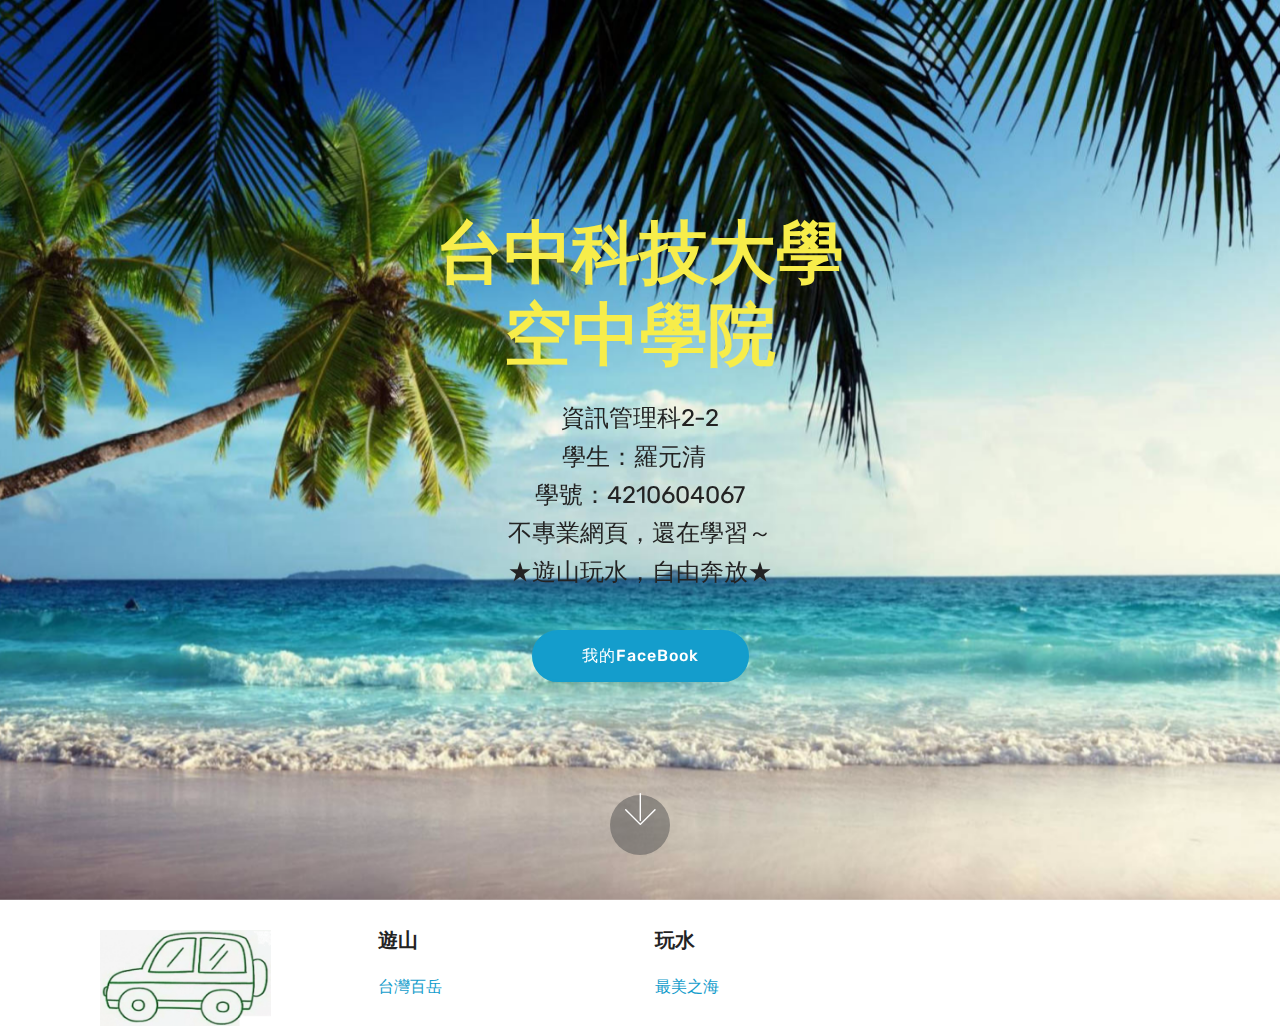
<file: index.html>
<!DOCTYPE html>
<html >
<head>
  <!-- Site made with Mobirise Website Builder v4.8.6, https://mobirise.com -->
  <meta charset="UTF-8">
  <meta http-equiv="X-UA-Compatible" content="IE=edge">
  <meta name="generator" content="Mobirise v4.8.6, mobirise.com">
  <meta name="viewport" content="width=device-width, initial-scale=1, minimum-scale=1">
  <link rel="shortcut icon" href="assets/images/logo4.png" type="image/x-icon">
  <meta name="description" content="">
  <title>Home</title>
  <link rel="stylesheet" href="assets/web/assets/mobirise-icons/mobirise-icons.css">
  <link rel="stylesheet" href="assets/tether/tether.min.css">
  <link rel="stylesheet" href="assets/bootstrap/css/bootstrap.min.css">
  <link rel="stylesheet" href="assets/bootstrap/css/bootstrap-grid.min.css">
  <link rel="stylesheet" href="assets/bootstrap/css/bootstrap-reboot.min.css">
  <link rel="stylesheet" href="assets/socicon/css/styles.css">
  <link rel="stylesheet" href="assets/theme/css/style.css">
  <link rel="stylesheet" href="assets/mobirise/css/mbr-additional.css" type="text/css">
  
  
  
</head>
<body>
  <section class="cid-qTkA127IK8 mbr-fullscreen mbr-parallax-background" id="header2-1">

    

    

    <div class="container align-center">
        <div class="row justify-content-md-center">
            <div class="mbr-white col-md-10">
                <h1 class="mbr-section-title mbr-bold pb-3 mbr-fonts-style display-1">
                    台中科技大學<br>空中學院<br></h1>
                
                <p class="mbr-text pb-3 mbr-fonts-style display-5">
                    資訊管理科2-2<br>學生：羅元清 &nbsp;<br>學號：4210604067<br>不專業網頁，還在學習～<br>★遊山玩水，自由奔放★<br>
                </p>
                <div class="mbr-section-btn"><a class="btn btn-md btn-primary display-4" href="https://www.facebook.com/yuancing.luo">我的FaceBook<br></a></div>
            </div>
        </div>
    </div>
    <div class="mbr-arrow hidden-sm-down" aria-hidden="true">
        <a href="#next">
            <i class="mbri-down mbr-iconfont"></i>
        </a>
    </div>
</section>

<section class="engine"><a href="https://mobirise.info/n">simple site templates</a></section><section class="cid-qTkAaeaxX5" id="footer1-2">

    

    

    <div class="container">
        <div class="media-container-row content text-white">
            <div class="col-12 col-md-3">
                <div class="media-wrap">
                    <a href="https://yuan820617.github.io/123/">
                        <img src="assets/images/122-192x108.png" alt="Mobirise" title="">
                    </a>
                </div>
            </div>
            <div class="col-12 col-md-3 mbr-fonts-style display-7">
                <h5 class="pb-3"><strong>
                    遊山</strong></h5>
                <p class="mbr-text"><a href="http://www.mountaineering.org.tw/tw/index.php/2015-09-13-14-48-49/2015-09-13-15-05-55">台灣百岳</a></p>
            </div>
            <div class="col-12 col-md-3 mbr-fonts-style display-4">
                <h5 class="pb-3"><strong>
                    玩水</strong></h5>
                <p class="mbr-text"><a href="https://child.taiwan.net.tw/0000000058.htm">最美之海</a></p>
            </div>
            <div class="col-12 col-md-3 mbr-fonts-style display-7">
                <h5 class="pb-3"></h5>
                <p class="mbr-text"></p>
            </div>
        </div>
        
    </div>
</section>


  <script src="assets/web/assets/jquery/jquery.min.js"></script>
  <script src="assets/popper/popper.min.js"></script>
  <script src="assets/tether/tether.min.js"></script>
  <script src="assets/bootstrap/js/bootstrap.min.js"></script>
  <script src="assets/smoothscroll/smooth-scroll.js"></script>
  <script src="assets/parallax/jarallax.min.js"></script>
  <script src="assets/theme/js/script.js"></script>
  
  
</body>
</html>
</file>
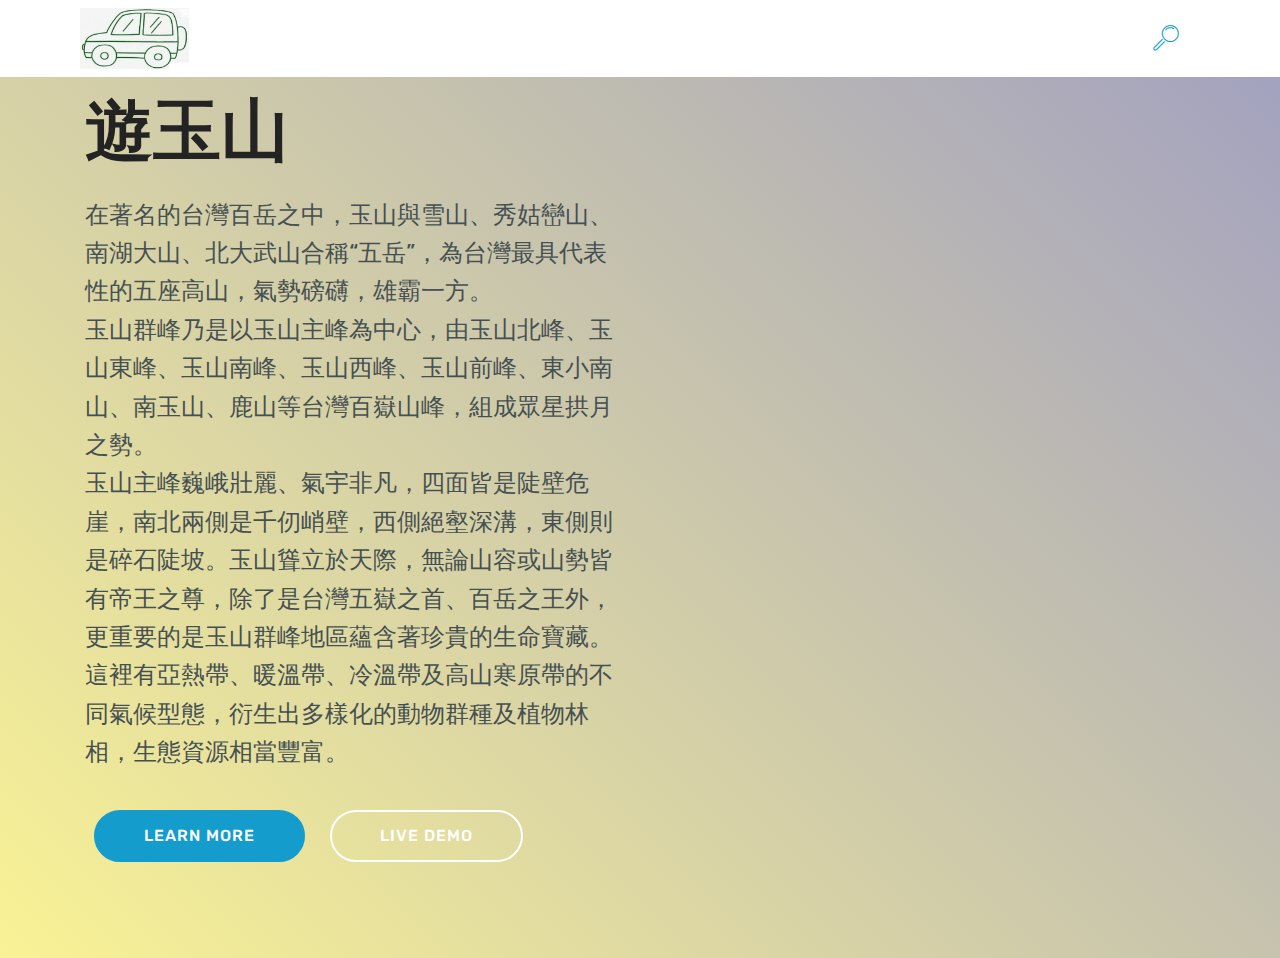
<file: page1.html>
<!DOCTYPE html>
<html >
<head>
  <!-- Site made with Mobirise Website Builder v4.8.6, https://mobirise.com -->
  <meta charset="UTF-8">
  <meta http-equiv="X-UA-Compatible" content="IE=edge">
  <meta name="generator" content="Mobirise v4.8.6, mobirise.com">
  <meta name="viewport" content="width=device-width, initial-scale=1, minimum-scale=1">
  <link rel="shortcut icon" href="assets/images/logo4.png" type="image/x-icon">
  <meta name="description" content="Site Maker Description">
  <title>Page 1</title>
  <link rel="stylesheet" href="assets/web/assets/mobirise-icons/mobirise-icons.css">
  <link rel="stylesheet" href="assets/tether/tether.min.css">
  <link rel="stylesheet" href="assets/bootstrap/css/bootstrap.min.css">
  <link rel="stylesheet" href="assets/bootstrap/css/bootstrap-grid.min.css">
  <link rel="stylesheet" href="assets/bootstrap/css/bootstrap-reboot.min.css">
  <link rel="stylesheet" href="assets/dropdown/css/style.css">
  <link rel="stylesheet" href="assets/theme/css/style.css">
  <link rel="stylesheet" href="assets/mobirise/css/mbr-additional.css" type="text/css">
  
  
  
</head>
<body>
  <section class="menu cid-qTkzRZLJNu" once="menu" id="menu1-7">

    

    <nav class="navbar navbar-expand beta-menu navbar-dropdown align-items-center navbar-toggleable-sm">
        <button class="navbar-toggler navbar-toggler-right" type="button" data-toggle="collapse" data-target="#navbarSupportedContent" aria-controls="navbarSupportedContent" aria-expanded="false" aria-label="Toggle navigation">
            <div class="hamburger">
                <span></span>
                <span></span>
                <span></span>
                <span></span>
            </div>
        </button>
        <div class="menu-logo">
            <div class="navbar-brand">
                <span class="navbar-logo">
                    <a href="https://yuan820617.github.io/123/">
                         <img src="assets/images/122-184x103.png" alt="Mobirise" title="" style="height: 3.8rem;">
                    </a>
                </span>
                
            </div>
        </div>
        <div class="collapse navbar-collapse" id="navbarSupportedContent">
            <ul class="navbar-nav nav-dropdown nav-right" data-app-modern-menu="true"><li class="nav-item">
                    <a class="nav-link link text-white display-4" href="https://mobirise.com">
                        </a>
                </li>
                <li class="nav-item">
                    <a class="nav-link link text-white display-4" href="https://mobirise.com"><span class="mbri-search mbr-iconfont mbr-iconfont-btn" style="color: rgb(20, 157, 204);"></span>
                        </a>
                </li></ul>
            
        </div>
    </nav>
</section>

<section class="engine"><a href="https://mobirise.info/k">develop own website</a></section><section class="header7 cid-rbspMRtq9c" id="header7-8">

    

    

    <div class="container">
        <div class="media-container-row">

            <div class="media-content align-right">
                <h1 class="mbr-section-title mbr-white pb-3 mbr-fonts-style display-1"><strong>遊玉山</strong></h1>
                <div class="mbr-section-text mbr-white pb-3">
                    <p class="mbr-text mbr-fonts-style display-5">在著名的台灣百岳之中，玉山與雪山、秀姑巒山、南湖大山、北大武山合稱“五岳”，為台灣最具代表<br>性的五座高山，氣勢磅礴，雄霸一方。
<br>玉山群峰乃是以玉山主峰為中心，由玉山北峰、玉山東峰、玉山南峰、玉山西峰、玉山前峰、東小南山、南玉山、鹿山等台灣百嶽山峰，組成眾星拱月之勢。
<br>玉山主峰巍峨壯麗、氣宇非凡，四面皆是陡壁危崖，南北兩側是千仞峭壁，西側絕壑深溝，東側則是碎石陡坡。玉山聳立於天際，無論山容或山勢皆有帝王之尊，除了是台灣五嶽之首、百岳之王外，更重要的是玉山群峰地區蘊含著珍貴的生命寶藏。這裡有亞熱帶、暖溫帶、冷溫帶及高山寒原帶的不同氣候型態，衍生出多樣化的動物群種及植物林相，生態資源相當豐富。</p>
                </div>
                <div class="mbr-section-btn">
                        <a class="btn btn-md btn-primary display-4" href="https://mobirise.co">LEARN MORE</a>
                        <a class="btn btn-md btn-white-outline display-4" href="https://mobirise.co">LIVE DEMO</a>
                </div>
            </div>

            <div class="mbr-figure" style="width: 100%;"><iframe class="mbr-embedded-video" src="https://www.youtube.com/embed/KnBDCGA-jKw?rel=0&amp;amp;showinfo=0&amp;autoplay=0&amp;loop=0" width="1280" height="720" frameborder="0" allowfullscreen></iframe></div>

        </div>
    </div>
</section>


  <script src="assets/web/assets/jquery/jquery.min.js"></script>
  <script src="assets/popper/popper.min.js"></script>
  <script src="assets/tether/tether.min.js"></script>
  <script src="assets/bootstrap/js/bootstrap.min.js"></script>
  <script src="assets/smoothscroll/smooth-scroll.js"></script>
  <script src="assets/dropdown/js/script.min.js"></script>
  <script src="assets/touchswipe/jquery.touch-swipe.min.js"></script>
  <script src="assets/theme/js/script.js"></script>
  
  
</body>
</html>
</file>
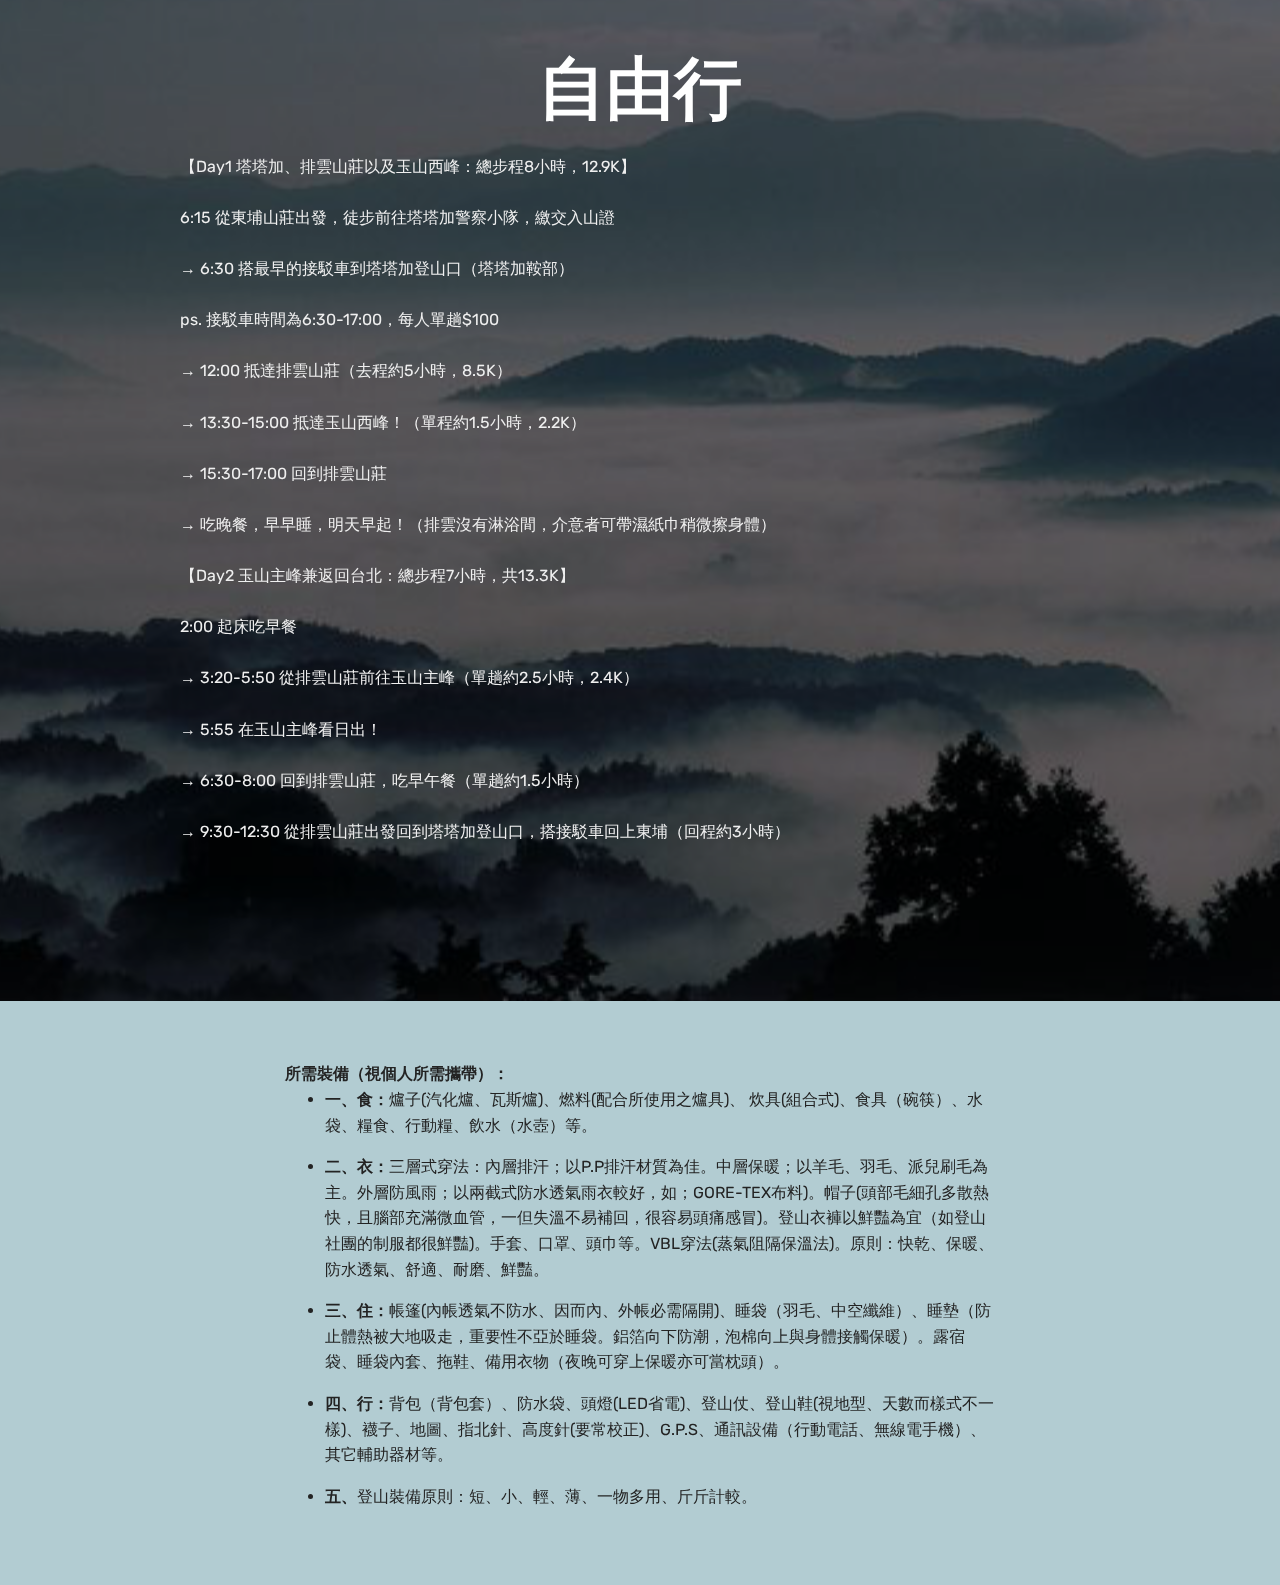
<file: page2.html>
<!DOCTYPE html>
<html >
<head>
  <!-- Site made with Mobirise Website Builder v4.8.6, https://mobirise.com -->
  <meta charset="UTF-8">
  <meta http-equiv="X-UA-Compatible" content="IE=edge">
  <meta name="generator" content="Mobirise v4.8.6, mobirise.com">
  <meta name="viewport" content="width=device-width, initial-scale=1, minimum-scale=1">
  <link rel="shortcut icon" href="assets/images/logo4.png" type="image/x-icon">
  <meta name="description" content="Web Maker Description">
  <title>Page 2</title>
  <link rel="stylesheet" href="assets/web/assets/mobirise-icons/mobirise-icons.css">
  <link rel="stylesheet" href="assets/tether/tether.min.css">
  <link rel="stylesheet" href="assets/bootstrap/css/bootstrap.min.css">
  <link rel="stylesheet" href="assets/bootstrap/css/bootstrap-grid.min.css">
  <link rel="stylesheet" href="assets/bootstrap/css/bootstrap-reboot.min.css">
  <link rel="stylesheet" href="assets/theme/css/style.css">
  <link rel="stylesheet" href="assets/mobirise/css/mbr-additional.css" type="text/css">
  
  
  
</head>
<body>
  <section class="header5 cid-rbvNXUSz4g mbr-fullscreen mbr-parallax-background" id="header5-c">

    

    <div class="mbr-overlay" style="opacity: 0.6; background-color: rgb(0, 0, 0);">
    </div>
    <div class="container">
        <div class="row justify-content-center">
            <div class="mbr-white col-md-10">
                <h1 class="mbr-section-title align-center pb-3 mbr-fonts-style display-1"><strong>
                    自由行</strong></h1>
                <p class="mbr-text align-center display-5 pb-3 mbr-fonts-style display-7">【Day1 塔塔加、排雲山莊以及玉山西峰：總步程8小時，12.9K】
<br>
<br>6:15 從東埔山莊出發，徒步前往塔塔加警察小隊，繳交入山證
<br>
<br>→ 6:30 搭最早的接駁車到塔塔加登山口（塔塔加鞍部）
<br>
<br>ps. 接駁車時間為6:30-17:00，每人單趟$100
<br>
<br>→ 12:00 抵達排雲山莊（去程約5小時，8.5K）
<br>
<br>→ 13:30-15:00 抵達玉山西峰！（單程約1.5小時，2.2K）
<br>
<br>→ 15:30-17:00 回到排雲山莊
<br>
<br>→ 吃晚餐，早早睡，明天早起！（排雲沒有淋浴間，介意者可帶濕紙巾稍微擦身體）
<br>
<br>【Day2 玉山主峰兼返回台北：總步程7小時，共13.3K】
<br>
<br>2:00 起床吃早餐
<br>
<br>→ 3:20-5:50 從排雲山莊前往玉山主峰（單趟約2.5小時，2.4K）
<br>
<br>→ 5:55 在玉山主峰看日出！
<br>
<br>→ 6:30-8:00 回到排雲山莊，吃早午餐（單趟約1.5小時）
<br>
<br>→ 9:30-12:30 從排雲山莊出發回到塔塔加登山口，搭接駁車回上東埔（回程約3小時）<br><br><br><br></p>
                
            </div>
        </div>
    </div>

    
</section>

<section class="engine"><a href="https://mobirise.info/y">html site templates</a></section><section class="mbr-section article content12 cid-rbvP7TTOhc" id="content12-f">
     

    <div class="container">
        <div class="media-container-row">
            <div class="mbr-text counter-container col-12 col-md-8 mbr-fonts-style display-7">
                <div><strong>所需裝備（視個人所需攜帶）：</strong></div><ul>
                    <li><strong>一、食：</strong>爐子(汽化爐、瓦斯爐)、燃料(配合所使用之爐具)、 炊具(組合式)、食具（碗筷）、水袋、糧食、行動糧、飲水（水壺）等。
</li><li><strong>二、衣：</strong>三層式穿法：內層排汗；以P.P排汗材質為佳。中層保暖；以羊毛、羽毛、派兒刷毛為主。外層防風雨；以兩截式防水透氣雨衣較好，如；GORE-TEX布料)。帽子(頭部毛細孔多散熱快，且腦部充滿微血管，一但失溫不易補回，很容易頭痛感冒)。登山衣褲以鮮豔為宜（如登山社團的制服都很鮮豔)。手套、口罩、頭巾等。VBL穿法(蒸氣阻隔保溫法)。原則：快乾、保暖、防水透氣、舒適、耐磨、鮮豔。
</li><li><strong>三、住：</strong>帳篷(內帳透氣不防水、因而內、外帳必需隔開)、睡袋（羽毛、中空纖維）、睡墊（防止體熱被大地吸走，重要性不亞於睡袋。鋁箔向下防潮，泡棉向上與身體接觸保暖）。露宿袋、睡袋內套、拖鞋、備用衣物（夜晚可穿上保暖亦可當枕頭）。
</li><li><strong>四、行：</strong>背包（背包套）、防水袋、頭燈(LED省電)、登山仗、登山鞋(視地型、天數而樣式不一樣)、襪子、地圖、指北針、高度針(要常校正)、G.P.S、通訊設備（行動電話、無線電手機）、其它輔助器材等。
</li><li><strong>五、</strong>登山裝備原則：短、小、輕、薄、一物多用、斤斤計較。</li>
                </ul>
            </div>
        </div>
    </div>
</section>


  <script src="assets/web/assets/jquery/jquery.min.js"></script>
  <script src="assets/popper/popper.min.js"></script>
  <script src="assets/tether/tether.min.js"></script>
  <script src="assets/bootstrap/js/bootstrap.min.js"></script>
  <script src="assets/smoothscroll/smooth-scroll.js"></script>
  <script src="assets/parallax/jarallax.min.js"></script>
  <script src="assets/theme/js/script.js"></script>
  
  
</body>
</html>
</file>
<file: assets/web/assets/mobirise-icons/mobirise-icons.css>
@font-face {
  font-family: 'MobiriseIcons';
  src:  url('mobirise-icons.eot?spat4u');
  src:  url('mobirise-icons.eot?spat4u#iefix') format('embedded-opentype'),
    url('mobirise-icons.ttf?spat4u') format('truetype'),
    url('mobirise-icons.woff?spat4u') format('woff'),
    url('mobirise-icons.svg?spat4u#MobiriseIcons') format('svg');
  font-weight: normal;
  font-style: normal;
}

[class^="mbri-"], [class*=" mbri-"] {
  /* use !important to prevent issues with browser extensions that change fonts */
  font-family: MobiriseIcons !important;
  speak: none;
  font-style: normal;
  font-weight: normal;
  font-variant: normal;
  text-transform: none;
  line-height: 1;

  /* Better Font Rendering =========== */
  -webkit-font-smoothing: antialiased;
  -moz-osx-font-smoothing: grayscale;
}

.mbri-add-submenu:before {
  content: "\e900";
}
.mbri-alert:before {
  content: "\e901";
}
.mbri-align-center:before {
  content: "\e902";
}
.mbri-align-justify:before {
  content: "\e903";
}
.mbri-align-left:before {
  content: "\e904";
}
.mbri-align-right:before {
  content: "\e905";
}
.mbri-android:before {
  content: "\e906";
}
.mbri-apple:before {
  content: "\e907";
}
.mbri-arrow-down:before {
  content: "\e908";
}
.mbri-arrow-next:before {
  content: "\e909";
}
.mbri-arrow-prev:before {
  content: "\e90a";
}
.mbri-arrow-up:before {
  content: "\e90b";
}
.mbri-bold:before {
  content: "\e90c";
}
.mbri-bookmark:before {
  content: "\e90d";
}
.mbri-bootstrap:before {
  content: "\e90e";
}
.mbri-briefcase:before {
  content: "\e90f";
}
.mbri-browse:before {
  content: "\e910";
}
.mbri-bulleted-list:before {
  content: "\e911";
}
.mbri-calendar:before {
  content: "\e912";
}
.mbri-camera:before {
  content: "\e913";
}
.mbri-cart-add:before {
  content: "\e914";
}
.mbri-cart-full:before {
  content: "\e915";
}
.mbri-cash:before {
  content: "\e916";
}
.mbri-change-style:before {
  content: "\e917";
}
.mbri-chat:before {
  content: "\e918";
}
.mbri-clock:before {
  content: "\e919";
}
.mbri-close:before {
  content: "\e91a";
}
.mbri-cloud:before {
  content: "\e91b";
}
.mbri-code:before {
  content: "\e91c";
}
.mbri-contact-form:before {
  content: "\e91d";
}
.mbri-credit-card:before {
  content: "\e91e";
}
.mbri-cursor-click:before {
  content: "\e91f";
}
.mbri-cust-feedback:before {
  content: "\e920";
}
.mbri-database:before {
  content: "\e921";
}
.mbri-delivery:before {
  content: "\e922";
}
.mbri-desktop:before {
  content: "\e923";
}
.mbri-devices:before {
  content: "\e924";
}
.mbri-down:before {
  content: "\e925";
}
.mbri-download:before {
  content: "\e989";
}
.mbri-drag-n-drop:before {
  content: "\e927";
}
.mbri-drag-n-drop2:before {
  content: "\e928";
}
.mbri-edit:before {
  content: "\e929";
}
.mbri-edit2:before {
  content: "\e92a";
}
.mbri-error:before {
  content: "\e92b";
}
.mbri-extension:before {
  content: "\e92c";
}
.mbri-features:before {
  content: "\e92d";
}
.mbri-file:before {
  content: "\e92e";
}
.mbri-flag:before {
  content: "\e92f";
}
.mbri-folder:before {
  content: "\e930";
}
.mbri-gift:before {
  content: "\e931";
}
.mbri-github:before {
  content: "\e932";
}
.mbri-globe:before {
  content: "\e933";
}
.mbri-globe-2:before {
  content: "\e934";
}
.mbri-growing-chart:before {
  content: "\e935";
}
.mbri-hearth:before {
  content: "\e936";
}
.mbri-help:before {
  content: "\e937";
}
.mbri-home:before {
  content: "\e938";
}
.mbri-hot-cup:before {
  content: "\e939";
}
.mbri-idea:before {
  content: "\e93a";
}
.mbri-image-gallery:before {
  content: "\e93b";
}
.mbri-image-slider:before {
  content: "\e93c";
}
.mbri-info:before {
  content: "\e93d";
}
.mbri-italic:before {
  content: "\e93e";
}
.mbri-key:before {
  content: "\e93f";
}
.mbri-laptop:before {
  content: "\e940";
}
.mbri-layers:before {
  content: "\e941";
}
.mbri-left-right:before {
  content: "\e942";
}
.mbri-left:before {
  content: "\e943";
}
.mbri-letter:before {
  content: "\e944";
}
.mbri-like:before {
  content: "\e945";
}
.mbri-link:before {
  content: "\e946";
}
.mbri-lock:before {
  content: "\e947";
}
.mbri-login:before {
  content: "\e948";
}
.mbri-logout:before {
  content: "\e949";
}
.mbri-magic-stick:before {
  content: "\e94a";
}
.mbri-map-pin:before {
  content: "\e94b";
}
.mbri-menu:before {
  content: "\e94c";
}
.mbri-mobile:before {
  content: "\e94d";
}
.mbri-mobile2:before {
  content: "\e94e";
}
.mbri-mobirise:before {
  content: "\e94f";
}
.mbri-more-horizontal:before {
  content: "\e950";
}
.mbri-more-vertical:before {
  content: "\e951";
}
.mbri-music:before {
  content: "\e952";
}
.mbri-new-file:before {
  content: "\e953";
}
.mbri-numbered-list:before {
  content: "\e954";
}
.mbri-opened-folder:before {
  content: "\e955";
}
.mbri-pages:before {
  content: "\e956";
}
.mbri-paper-plane:before {
  content: "\e957";
}
.mbri-paperclip:before {
  content: "\e958";
}
.mbri-photo:before {
  content: "\e959";
}
.mbri-photos:before {
  content: "\e95a";
}
.mbri-pin:before {
  content: "\e95b";
}
.mbri-play:before {
  content: "\e95c";
}
.mbri-plus:before {
  content: "\e95d";
}
.mbri-preview:before {
  content: "\e95e";
}
.mbri-print:before {
  content: "\e95f";
}
.mbri-protect:before {
  content: "\e960";
}
.mbri-question:before {
  content: "\e961";
}
.mbri-quote-left:before {
  content: "\e962";
}
.mbri-quote-right:before {
  content: "\e963";
}
.mbri-refresh:before {
  content: "\e964";
}
.mbri-responsive:before {
  content: "\e965";
}
.mbri-right:before {
  content: "\e966";
}
.mbri-rocket:before {
  content: "\e967";
}
.mbri-sad-face:before {
  content: "\e968";
}
.mbri-sale:before {
  content: "\e969";
}
.mbri-save:before {
  content: "\e96a";
}
.mbri-search:before {
  content: "\e96b";
}
.mbri-setting:before {
  content: "\e96c";
}
.mbri-setting2:before {
  content: "\e96d";
}
.mbri-setting3:before {
  content: "\e96e";
}
.mbri-share:before {
  content: "\e96f";
}
.mbri-shopping-bag:before {
  content: "\e970";
}
.mbri-shopping-basket:before {
  content: "\e971";
}
.mbri-shopping-cart:before {
  content: "\e972";
}
.mbri-sites:before {
  content: "\e973";
}
.mbri-smile-face:before {
  content: "\e974";
}
.mbri-speed:before {
  content: "\e975";
}
.mbri-star:before {
  content: "\e976";
}
.mbri-success:before {
  content: "\e977";
}
.mbri-sun:before {
  content: "\e978";
}
.mbri-sun2:before {
  content: "\e979";
}
.mbri-tablet:before {
  content: "\e97a";
}
.mbri-tablet-vertical:before {
  content: "\e97b";
}
.mbri-target:before {
  content: "\e97c";
}
.mbri-timer:before {
  content: "\e97d";
}
.mbri-to-ftp:before {
  content: "\e97e";
}
.mbri-to-local-drive:before {
  content: "\e97f";
}
.mbri-touch-swipe:before {
  content: "\e980";
}
.mbri-touch:before {
  content: "\e981";
}
.mbri-trash:before {
  content: "\e982";
}
.mbri-underline:before {
  content: "\e983";
}
.mbri-unlink:before {
  content: "\e984";
}
.mbri-unlock:before {
  content: "\e985";
}
.mbri-up-down:before {
  content: "\e986";
}
.mbri-up:before {
  content: "\e987";
}
.mbri-update:before {
  content: "\e988";
}
.mbri-upload:before {
 content: "\e926"; 
}
.mbri-user:before {
  content: "\e98a";
}
.mbri-user2:before {
  content: "\e98b";
}
.mbri-users:before {
  content: "\e98c";
}
.mbri-video:before {
  content: "\e98d";
}
.mbri-video-play:before {
  content: "\e98e";
}
.mbri-watch:before {
  content: "\e98f";
}
.mbri-website-theme:before {
  content: "\e990";
}
.mbri-wifi:before {
  content: "\e991";
}
.mbri-windows:before {
  content: "\e992";
}
.mbri-zoom-out:before {
  content: "\e993";
}
.mbri-redo:before {
  content: "\e994";
}
.mbri-undo:before {
  content: "\e995";
}
</file>
<file: assets/socicon/css/styles.css>
@charset "UTF-8";

@font-face {
  font-family: "socicon";
  src:url("../fonts/socicon.eot");
  src:url("../fonts/socicon.eot?#iefix") format("embedded-opentype"),
    url("../fonts/socicon.woff") format("woff"),
    url("../fonts/socicon.ttf") format("truetype"),
    url("../fonts/socicon.svg#socicon") format("svg");
  font-weight: normal;
  font-style: normal;

}

[data-icon]:before {
  font-family: "socicon" !important;
  content: attr(data-icon);
  font-style: normal !important;
  font-weight: normal !important;
  font-variant: normal !important;
  text-transform: none !important;
  speak: none;
  line-height: 1;
  -webkit-font-smoothing: antialiased;
  -moz-osx-font-smoothing: grayscale;
}

[class^="socicon-"]:before,
[class*=" socicon-"]:before {
  font-family: "socicon" !important;
  font-style: normal !important;
  font-weight: normal !important;
  font-variant: normal !important;
  text-transform: none !important;
  speak: none;
  line-height: 1;
  -webkit-font-smoothing: antialiased;
  -moz-osx-font-smoothing: grayscale;
}

.socicon-modelmayhem:before {
  content: "\e000";
}
.socicon-mixcloud:before {
  content: "\e001";
}
.socicon-drupal:before {
  content: "\e002";
}
.socicon-swarm:before {
  content: "\e003";
}
.socicon-istock:before {
  content: "\e004";
}
.socicon-yammer:before {
  content: "\e005";
}
.socicon-ello:before {
  content: "\e006";
}
.socicon-stackoverflow:before {
  content: "\e007";
}
.socicon-persona:before {
  content: "\e008";
}
.socicon-triplej:before {
  content: "\e009";
}
.socicon-houzz:before {
  content: "\e00a";
}
.socicon-rss:before {
  content: "\e00b";
}
.socicon-paypal:before {
  content: "\e00c";
}
.socicon-odnoklassniki:before {
  content: "\e00d";
}
.socicon-airbnb:before {
  content: "\e00e";
}
.socicon-periscope:before {
  content: "\e00f";
}
.socicon-outlook:before {
  content: "\e010";
}
.socicon-coderwall:before {
  content: "\e011";
}
.socicon-tripadvisor:before {
  content: "\e012";
}
.socicon-appnet:before {
  content: "\e013";
}
.socicon-goodreads:before {
  content: "\e014";
}
.socicon-tripit:before {
  content: "\e015";
}
.socicon-lanyrd:before {
  content: "\e016";
}
.socicon-slideshare:before {
  content: "\e017";
}
.socicon-buffer:before {
  content: "\e018";
}
.socicon-disqus:before {
  content: "\e019";
}
.socicon-vkontakte:before {
  content: "\e01a";
}
.socicon-whatsapp:before {
  content: "\e01b";
}
.socicon-patreon:before {
  content: "\e01c";
}
.socicon-storehouse:before {
  content: "\e01d";
}
.socicon-pocket:before {
  content: "\e01e";
}
.socicon-mail:before {
  content: "\e01f";
}
.socicon-blogger:before {
  content: "\e020";
}
.socicon-technorati:before {
  content: "\e021";
}
.socicon-reddit:before {
  content: "\e022";
}
.socicon-dribbble:before {
  content: "\e023";
}
.socicon-stumbleupon:before {
  content: "\e024";
}
.socicon-digg:before {
  content: "\e025";
}
.socicon-envato:before {
  content: "\e026";
}
.socicon-behance:before {
  content: "\e027";
}
.socicon-delicious:before {
  content: "\e028";
}
.socicon-deviantart:before {
  content: "\e029";
}
.socicon-forrst:before {
  content: "\e02a";
}
.socicon-play:before {
  content: "\e02b";
}
.socicon-zerply:before {
  content: "\e02c";
}
.socicon-wikipedia:before {
  content: "\e02d";
}
.socicon-apple:before {
  content: "\e02e";
}
.socicon-flattr:before {
  content: "\e02f";
}
.socicon-github:before {
  content: "\e030";
}
.socicon-renren:before {
  content: "\e031";
}
.socicon-friendfeed:before {
  content: "\e032";
}
.socicon-newsvine:before {
  content: "\e033";
}
.socicon-identica:before {
  content: "\e034";
}
.socicon-bebo:before {
  content: "\e035";
}
.socicon-zynga:before {
  content: "\e036";
}
.socicon-steam:before {
  content: "\e037";
}
.socicon-xbox:before {
  content: "\e038";
}
.socicon-windows:before {
  content: "\e039";
}
.socicon-qq:before {
  content: "\e03a";
}
.socicon-douban:before {
  content: "\e03b";
}
.socicon-meetup:before {
  content: "\e03c";
}
.socicon-playstation:before {
  content: "\e03d";
}
.socicon-android:before {
  content: "\e03e";
}
.socicon-snapchat:before {
  content: "\e03f";
}
.socicon-twitter:before {
  content: "\e040";
}
.socicon-facebook:before {
  content: "\e041";
}
.socicon-googleplus:before {
  content: "\e042";
}
.socicon-pinterest:before {
  content: "\e043";
}
.socicon-foursquare:before {
  content: "\e044";
}
.socicon-yahoo:before {
  content: "\e045";
}
.socicon-skype:before {
  content: "\e046";
}
.socicon-yelp:before {
  content: "\e047";
}
.socicon-feedburner:before {
  content: "\e048";
}
.socicon-linkedin:before {
  content: "\e049";
}
.socicon-viadeo:before {
  content: "\e04a";
}
.socicon-xing:before {
  content: "\e04b";
}
.socicon-myspace:before {
  content: "\e04c";
}
.socicon-soundcloud:before {
  content: "\e04d";
}
.socicon-spotify:before {
  content: "\e04e";
}
.socicon-grooveshark:before {
  content: "\e04f";
}
.socicon-lastfm:before {
  content: "\e050";
}
.socicon-youtube:before {
  content: "\e051";
}
.socicon-vimeo:before {
  content: "\e052";
}
.socicon-dailymotion:before {
  content: "\e053";
}
.socicon-vine:before {
  content: "\e054";
}
.socicon-flickr:before {
  content: "\e055";
}
.socicon-500px:before {
  content: "\e056";
}
.socicon-wordpress:before {
  content: "\e058";
}
.socicon-tumblr:before {
  content: "\e059";
}
.socicon-twitch:before {
  content: "\e05a";
}
.socicon-8tracks:before {
  content: "\e05b";
}
.socicon-amazon:before {
  content: "\e05c";
}
.socicon-icq:before {
  content: "\e05d";
}
.socicon-smugmug:before {
  content: "\e05e";
}
.socicon-ravelry:before {
  content: "\e05f";
}
.socicon-weibo:before {
  content: "\e060";
}
.socicon-baidu:before {
  content: "\e061";
}
.socicon-angellist:before {
  content: "\e062";
}
.socicon-ebay:before {
  content: "\e063";
}
.socicon-imdb:before {
  content: "\e064";
}
.socicon-stayfriends:before {
  content: "\e065";
}
.socicon-residentadvisor:before {
  content: "\e066";
}
.socicon-google:before {
  content: "\e067";
}
.socicon-yandex:before {
  content: "\e068";
}
.socicon-sharethis:before {
  content: "\e069";
}
.socicon-bandcamp:before {
  content: "\e06a";
}
.socicon-itunes:before {
  content: "\e06b";
}
.socicon-deezer:before {
  content: "\e06c";
}
.socicon-telegram:before {
  content: "\e06e";
}
.socicon-openid:before {
  content: "\e06f";
}
.socicon-amplement:before {
  content: "\e070";
}
.socicon-viber:before {
  content: "\e071";
}
.socicon-zomato:before {
  content: "\e072";
}
.socicon-draugiem:before {
  content: "\e074";
}
.socicon-endomodo:before {
  content: "\e075";
}
.socicon-filmweb:before {
  content: "\e076";
}
.socicon-stackexchange:before {
  content: "\e077";
}
.socicon-wykop:before {
  content: "\e078";
}
.socicon-teamspeak:before {
  content: "\e079";
}
.socicon-teamviewer:before {
  content: "\e07a";
}
.socicon-ventrilo:before {
  content: "\e07b";
}
.socicon-younow:before {
  content: "\e07c";
}
.socicon-raidcall:before {
  content: "\e07d";
}
.socicon-mumble:before {
  content: "\e07e";
}
.socicon-medium:before {
  content: "\e06d";
}
.socicon-bebee:before {
  content: "\e07f";
}
.socicon-hitbox:before {
  content: "\e080";
}
.socicon-reverbnation:before {
  content: "\e081";
}
.socicon-formulr:before {
  content: "\e082";
}
.socicon-instagram:before {
  content: "\e057";
}
.socicon-battlenet:before {
  content: "\e083";
}
.socicon-chrome:before {
  content: "\e084";
}
.socicon-discord:before {
  content: "\e086";
}
.socicon-issuu:before {
  content: "\e087";
}
.socicon-macos:before {
  content: "\e088";
}
.socicon-firefox:before {
  content: "\e089";
}
.socicon-opera:before {
  content: "\e08d";
}
.socicon-keybase:before {
  content: "\e090";
}
.socicon-alliance:before {
  content: "\e091";
}
.socicon-livejournal:before {
  content: "\e092";
}
.socicon-googlephotos:before {
  content: "\e093";
}
.socicon-horde:before {
  content: "\e094";
}
.socicon-etsy:before {
  content: "\e095";
}
.socicon-zapier:before {
  content: "\e096";
}
.socicon-google-scholar:before {
  content: "\e097";
}
.socicon-researchgate:before {
  content: "\e098";
}
.socicon-wechat:before {
  content: "\e099";
}
.socicon-strava:before {
  content: "\e09a";
}
.socicon-line:before {
  content: "\e09b";
}
.socicon-lyft:before {
  content: "\e09c";
}
.socicon-uber:before {
  content: "\e09d";
}
.socicon-songkick:before {
  content: "\e09e";
}
.socicon-viewbug:before {
  content: "\e09f";
}
.socicon-googlegroups:before {
  content: "\e0a0";
}
.socicon-quora:before {
  content: "\e073";
}
.socicon-diablo:before {
  content: "\e085";
}
.socicon-blizzard:before {
  content: "\e0a1";
}
.socicon-hearthstone:before {
  content: "\e08b";
}
.socicon-heroes:before {
  content: "\e08a";
}
.socicon-overwatch:before {
  content: "\e08c";
}
.socicon-warcraft:before {
  content: "\e08e";
}
.socicon-starcraft:before {
  content: "\e08f";
}
.socicon-beam:before {
  content: "\e0a2";
}
.socicon-curse:before {
  content: "\e0a3";
}
.socicon-player:before {
  content: "\e0a4";
}
.socicon-streamjar:before {
  content: "\e0a5";
}
.socicon-nintendo:before {
  content: "\e0a6";
}
.socicon-hellocoton:before {
  content: "\e0a7";
}
</file>
<file: assets/theme/css/style.css>
/*!
 * Mobirise v4 theme (https://mobirise.com/)
 * Copyright 2017 Mobirise
 */section{background-color:#eeeeee}section,.container,.container-fluid{position:relative;word-wrap:break-word}a.mbr-iconfont:hover{text-decoration:none}.article .lead p,.article .lead ul,.article .lead ol,.article .lead pre,.article .lead blockquote{margin-bottom:0}a{font-style:normal;font-weight:400;cursor:pointer}a,a:hover{text-decoration:none}figure{margin-bottom:0}body{color:#232323}h1,h2,h3,h4,h5,h6,.h1,.h2,.h3,.h4,.h5,.h6,.display-1,.display-2,.display-3,.display-4{line-height:1;word-break:break-word;word-wrap:break-word}b,strong{font-weight:bold}blockquote{padding:10px 0 10px 20px;position:relative;border-left:2px solid;border-color:#ff3366}input:-webkit-autofill,input:-webkit-autofill:hover,input:-webkit-autofill:focus,input:-webkit-autofill:active{transition-delay:9999s;transition-property:background-color, color}textarea[type="hidden"]{display:none}body{position:relative}section{background-position:50% 50%;background-repeat:no-repeat;background-size:cover}section .mbr-background-video,section .mbr-background-video-preview{position:absolute;bottom:0;left:0;right:0;top:0}.hidden{visibility:hidden}.mbr-z-index20{z-index:20}/*! Base colors */.mbr-white{color:#ffffff}.mbr-black{color:#000000}.mbr-bg-white{background-color:#ffffff}.mbr-bg-black{background-color:#000000}/*! Text-aligns */.align-left{text-align:left}.align-center{text-align:center}.align-right{text-align:right}@media (max-width: 767px){.align-left,.align-center,.align-right,.mbr-section-btn,.mbr-section-title{text-align:center}}/*! Font-weight  */.mbr-light{font-weight:300}.mbr-regular{font-weight:400}.mbr-semibold{font-weight:500}.mbr-bold{font-weight:700}/*! Media  */.media-size-item{-webkit-flex:1 1 auto;-moz-flex:1 1 auto;-ms-flex:1 1 auto;-o-flex:1 1 auto;flex:1 1 auto}.media-content{-webkit-flex-basis:100%;flex-basis:100%}.media-container-row{display:-ms-flexbox;display:-webkit-flex;display:flex;-webkit-flex-direction:row;-ms-flex-direction:row;flex-direction:row;-webkit-flex-wrap:wrap;-ms-flex-wrap:wrap;flex-wrap:wrap;-webkit-justify-content:center;-ms-flex-pack:center;justify-content:center;-webkit-align-content:center;-ms-flex-line-pack:center;align-content:center;-webkit-align-items:start;-ms-flex-align:start;align-items:start}.media-container-row .media-size-item{width:400px}.media-container-column{display:-ms-flexbox;display:-webkit-flex;display:flex;-webkit-flex-direction:column;-ms-flex-direction:column;flex-direction:column;-webkit-flex-wrap:wrap;-ms-flex-wrap:wrap;flex-wrap:wrap;-webkit-justify-content:center;-ms-flex-pack:center;justify-content:center;-webkit-align-content:center;-ms-flex-line-pack:center;align-content:center;-webkit-align-items:stretch;-ms-flex-align:stretch;align-items:stretch}.media-container-column>*{width:100%}@media (min-width: 992px){.media-container-row{-webkit-flex-wrap:nowrap;-ms-flex-wrap:nowrap;flex-wrap:nowrap}}figure{overflow:hidden}figure[mbr-media-size]{transition:width 0.1s}.mbr-figure img,.mbr-figure iframe{display:block;width:100%}.card{background-color:transparent;border:none}.card-img{text-align:center;flex-shrink:0;-webkit-flex-shrink:0}.media{max-width:100%;margin:0 auto}.mbr-figure{-ms-flex-item-align:center;-ms-grid-row-align:center;-webkit-align-self:center;align-self:center}.media-container>div{max-width:100%}.mbr-figure img,.card-img img{width:100%}@media (max-width: 991px){.media-size-item{width:auto !important}.media{width:auto}.mbr-figure{width:100% !important}}/*! Buttons */.mbr-section-btn{margin-left:-.25rem;margin-right:-.25rem;font-size:0}nav .mbr-section-btn{margin-left:0rem;margin-right:0rem}/*! Btn icon margin */.btn .mbr-iconfont,.btn.btn-sm .mbr-iconfont{cursor:pointer;margin-right:0.5rem}.btn.btn-md .mbr-iconfont,.btn.btn-md .mbr-iconfont{margin-right:0.8rem}.mbr-regular{font-weight:400}.mbr-semibold{font-weight:500}.mbr-bold{font-weight:700}[type="submit"]{-webkit-appearance:none}/*! Full-screen */.mbr-fullscreen .mbr-overlay{min-height:100vh}.mbr-fullscreen{display:flex;display:-webkit-flex;display:-moz-flex;display:-ms-flex;display:-o-flex;align-items:center;-webkit-align-items:center;min-height:100vh;padding-top:3rem;padding-bottom:3rem}/*! Map */.map{height:25rem;position:relative}.map iframe{width:100%;height:100%}.form-asterisk{font-family:initial;position:absolute;top:-2px;font-weight:normal}/*! Scroll to top arrow */.mbr-arrow-up{bottom:25px;right:90px;position:fixed;text-align:right;z-index:5000;color:#ffffff;font-size:32px;transform:rotate(180deg);-webkit-transform:rotate(180deg)}.mbr-arrow-up a{background:rgba(0,0,0,0.2);border-radius:3px;color:#fff;display:inline-block;height:60px;width:60px;outline-style:none !important;position:relative;text-decoration:none;transition:all .3s ease-in-out;cursor:pointer;text-align:center}.mbr-arrow-up a:hover{background-color:rgba(0,0,0,0.4)}.mbr-arrow-up a i{line-height:60px}.mbr-arrow-up-icon{display:block;color:#fff}.mbr-arrow-up-icon::before{content:"\203a";display:inline-block;font-family:serif;font-size:32px;line-height:1;font-style:normal;position:relative;top:6px;left:-4px;-webkit-transform:rotate(-90deg);transform:rotate(-90deg)}/*! Arrow Down */.mbr-arrow{position:absolute;bottom:45px;left:50%;width:60px;height:60px;cursor:pointer;background-color:rgba(80,80,80,0.5);border-radius:50%;-webkit-transform:translateX(-50%);transform:translateX(-50%)}.mbr-arrow>a{display:inline-block;text-decoration:none;outline-style:none;-webkit-animation:arrowdown 1.7s ease-in-out infinite;animation:arrowdown 1.7s ease-in-out infinite}.mbr-arrow>a>i{position:absolute;top:-2px;left:15px;font-size:2rem}@keyframes arrowdown{0%{transform:translateY(0px);-webkit-transform:translateY(0px)}50%{transform:translateY(-5px);-webkit-transform:translateY(-5px)}100%{transform:translateY(0px);-webkit-transform:translateY(0px)}}@-webkit-keyframes arrowdown{0%{transform:translateY(0px);-webkit-transform:translateY(0px)}50%{transform:translateY(-5px);-webkit-transform:translateY(-5px)}100%{transform:translateY(0px);-webkit-transform:translateY(0px)}}@media (max-width: 500px){.mbr-arrow-up{left:50%;right:auto;transform:translateX(-50%) rotate(180deg);-webkit-transform:translateX(-50%) rotate(180deg)}}@keyframes gradient-animation{from{background-position:0% 100%;animation-timing-function:ease-in-out}to{background-position:100% 0%;animation-timing-function:ease-in-out}}@-webkit-keyframes gradient-animation{from{background-position:0% 100%;animation-timing-function:ease-in-out}to{background-position:100% 0%;animation-timing-function:ease-in-out}}.bg-gradient{background-size:200% 200%;animation:gradient-animation 5s infinite alternate;-webkit-animation:gradient-animation 5s infinite alternate}.menu .navbar-brand{display:-webkit-flex}.menu .navbar-brand span{display:flex;display:-webkit-flex}.menu .navbar-brand .navbar-caption-wrap{display:-webkit-flex}.menu .navbar-brand .navbar-logo img{display:-webkit-flex}@media (min-width: 768px) and (max-width: 991px){.menu .navbar-toggleable-sm .navbar-nav{display:-webkit-box;display:-webkit-flex;display:-ms-flexbox}}@media (min-width: 992px){.menu .navbar-nav.nav-dropdown{display:-webkit-flex}.menu .navbar-toggleable-sm .navbar-collapse{display:-webkit-flex !important}}.navbar{display:-webkit-flex;-webkit-flex-wrap:wrap;-webkit-align-items:center;-webkit-justify-content:space-between}.navbar-collapse{-webkit-flex-basis:100%;-webkit-flex-grow:1;-webkit-align-items:center}.nav-dropdown .link{padding:.667em 1.667em !important;margin:0 !important}.nav{display:-webkit-flex;-webkit-flex-wrap:wrap}.row{display:-webkit-flex;-webkit-flex-wrap:wrap}.justify-content-center{-webkit-justify-content:center}.form-inline{display:-webkit-flex;-webkit-flex-flow:row wrap;-webkit-align-items:center}.card-wrapper{flex:1;-webkit-flex:1}.carousel-control{display:-webkit-flex;-webkit-align-items:center;-webkit-justify-content:center}.carousel-controls{display:-webkit-flex}.media{display:-webkit-flex}
/*# sourceMappingURL=style.css.map */
.engine {
	position: absolute;
	text-indent: -2400px;
	text-align: center;
	padding: 0;
	top: 0;
	left: -2400px;
}
</file>
<file: assets/mobirise/css/mbr-additional.css>
@import url(https://fonts.googleapis.com/css?family=Rubik:300,300i,400,400i,500,500i,700,700i,900,900i);





body {
  font-style: normal;
  line-height: 1.5;
}
.mbr-section-title {
  font-style: normal;
  line-height: 1.2;
}
.mbr-section-subtitle {
  line-height: 1.3;
}
.mbr-text {
  font-style: normal;
  line-height: 1.6;
}
.display-1 {
  font-family: 'Rubik', sans-serif;
  font-size: 4.25rem;
}
.display-1 > .mbr-iconfont {
  font-size: 6.8rem;
}
.display-2 {
  font-family: 'Rubik', sans-serif;
  font-size: 3rem;
}
.display-2 > .mbr-iconfont {
  font-size: 4.8rem;
}
.display-4 {
  font-family: 'Rubik', sans-serif;
  font-size: 1rem;
}
.display-4 > .mbr-iconfont {
  font-size: 1.6rem;
}
.display-5 {
  font-family: 'Rubik', sans-serif;
  font-size: 1.5rem;
}
.display-5 > .mbr-iconfont {
  font-size: 2.4rem;
}
.display-7 {
  font-family: 'Rubik', sans-serif;
  font-size: 1rem;
}
.display-7 > .mbr-iconfont {
  font-size: 1.6rem;
}
/* ---- Fluid typography for mobile devices ---- */
/* 1.4 - font scale ratio ( bootstrap == 1.42857 ) */
/* 100vw - current viewport width */
/* (48 - 20)  48 == 48rem == 768px, 20 == 20rem == 320px(minimal supported viewport) */
/* 0.65 - min scale variable, may vary */
@media (max-width: 768px) {
  .display-1 {
    font-size: 3.4rem;
    font-size: calc( 2.1374999999999997rem + (4.25 - 2.1374999999999997) * ((100vw - 20rem) / (48 - 20)));
    line-height: calc( 1.4 * (2.1374999999999997rem + (4.25 - 2.1374999999999997) * ((100vw - 20rem) / (48 - 20))));
  }
  .display-2 {
    font-size: 2.4rem;
    font-size: calc( 1.7rem + (3 - 1.7) * ((100vw - 20rem) / (48 - 20)));
    line-height: calc( 1.4 * (1.7rem + (3 - 1.7) * ((100vw - 20rem) / (48 - 20))));
  }
  .display-4 {
    font-size: 0.8rem;
    font-size: calc( 1rem + (1 - 1) * ((100vw - 20rem) / (48 - 20)));
    line-height: calc( 1.4 * (1rem + (1 - 1) * ((100vw - 20rem) / (48 - 20))));
  }
  .display-5 {
    font-size: 1.2rem;
    font-size: calc( 1.175rem + (1.5 - 1.175) * ((100vw - 20rem) / (48 - 20)));
    line-height: calc( 1.4 * (1.175rem + (1.5 - 1.175) * ((100vw - 20rem) / (48 - 20))));
  }
}
/* Buttons */
.btn {
  font-weight: 500;
  border-width: 2px;
  font-style: normal;
  letter-spacing: 1px;
  margin: .4rem .8rem;
  white-space: normal;
  -webkit-transition: all 0.3s ease-in-out;
  -moz-transition: all 0.3s ease-in-out;
  transition: all 0.3s ease-in-out;
  display: inline-flex;
  align-items: center;
  justify-content: center;
  word-break: break-word;
  -webkit-align-items: center;
  -webkit-justify-content: center;
  display: -webkit-inline-flex;
  padding: 1rem 3rem;
  border-radius: 3px;
}
.btn-sm {
  font-weight: 500;
  letter-spacing: 1px;
  -webkit-transition: all 0.3s ease-in-out;
  -moz-transition: all 0.3s ease-in-out;
  transition: all 0.3s ease-in-out;
  padding: 0.6rem 1.5rem;
  border-radius: 3px;
}
.btn-md {
  font-weight: 500;
  letter-spacing: 1px;
  margin: .4rem .8rem !important;
  -webkit-transition: all 0.3s ease-in-out;
  -moz-transition: all 0.3s ease-in-out;
  transition: all 0.3s ease-in-out;
  padding: 1rem 3rem;
  border-radius: 3px;
}
.btn-lg {
  font-weight: 500;
  letter-spacing: 1px;
  margin: .4rem .8rem !important;
  -webkit-transition: all 0.3s ease-in-out;
  -moz-transition: all 0.3s ease-in-out;
  transition: all 0.3s ease-in-out;
  padding: 1.2rem 3.2rem;
  border-radius: 3px;
}
.bg-primary {
  background-color: #149dcc !important;
}
.bg-success {
  background-color: #f7ed4a !important;
}
.bg-info {
  background-color: #82786e !important;
}
.bg-warning {
  background-color: #879a9f !important;
}
.bg-danger {
  background-color: #b1a374 !important;
}
.btn-primary,
.btn-primary:active {
  background-color: #149dcc !important;
  border-color: #149dcc !important;
  color: #ffffff !important;
}
.btn-primary:hover,
.btn-primary:focus,
.btn-primary.focus,
.btn-primary.active {
  color: #ffffff !important;
  background-color: #0d6786 !important;
  border-color: #0d6786 !important;
}
.btn-primary.disabled,
.btn-primary:disabled {
  color: #ffffff !important;
  background-color: #0d6786 !important;
  border-color: #0d6786 !important;
}
.btn-secondary,
.btn-secondary:active {
  background-color: #ff3366 !important;
  border-color: #ff3366 !important;
  color: #ffffff !important;
}
.btn-secondary:hover,
.btn-secondary:focus,
.btn-secondary.focus,
.btn-secondary.active {
  color: #ffffff !important;
  background-color: #e50039 !important;
  border-color: #e50039 !important;
}
.btn-secondary.disabled,
.btn-secondary:disabled {
  color: #ffffff !important;
  background-color: #e50039 !important;
  border-color: #e50039 !important;
}
.btn-info,
.btn-info:active {
  background-color: #82786e !important;
  border-color: #82786e !important;
  color: #ffffff !important;
}
.btn-info:hover,
.btn-info:focus,
.btn-info.focus,
.btn-info.active {
  color: #ffffff !important;
  background-color: #59524b !important;
  border-color: #59524b !important;
}
.btn-info.disabled,
.btn-info:disabled {
  color: #ffffff !important;
  background-color: #59524b !important;
  border-color: #59524b !important;
}
.btn-success,
.btn-success:active {
  background-color: #f7ed4a !important;
  border-color: #f7ed4a !important;
  color: #3f3c03 !important;
}
.btn-success:hover,
.btn-success:focus,
.btn-success.focus,
.btn-success.active {
  color: #3f3c03 !important;
  background-color: #eadd0a !important;
  border-color: #eadd0a !important;
}
.btn-success.disabled,
.btn-success:disabled {
  color: #3f3c03 !important;
  background-color: #eadd0a !important;
  border-color: #eadd0a !important;
}
.btn-warning,
.btn-warning:active {
  background-color: #879a9f !important;
  border-color: #879a9f !important;
  color: #ffffff !important;
}
.btn-warning:hover,
.btn-warning:focus,
.btn-warning.focus,
.btn-warning.active {
  color: #ffffff !important;
  background-color: #617479 !important;
  border-color: #617479 !important;
}
.btn-warning.disabled,
.btn-warning:disabled {
  color: #ffffff !important;
  background-color: #617479 !important;
  border-color: #617479 !important;
}
.btn-danger,
.btn-danger:active {
  background-color: #b1a374 !important;
  border-color: #b1a374 !important;
  color: #ffffff !important;
}
.btn-danger:hover,
.btn-danger:focus,
.btn-danger.focus,
.btn-danger.active {
  color: #ffffff !important;
  background-color: #8b7d4e !important;
  border-color: #8b7d4e !important;
}
.btn-danger.disabled,
.btn-danger:disabled {
  color: #ffffff !important;
  background-color: #8b7d4e !important;
  border-color: #8b7d4e !important;
}
.btn-white {
  color: #333333 !important;
}
.btn-white,
.btn-white:active {
  background-color: #ffffff !important;
  border-color: #ffffff !important;
  color: #808080 !important;
}
.btn-white:hover,
.btn-white:focus,
.btn-white.focus,
.btn-white.active {
  color: #808080 !important;
  background-color: #d9d9d9 !important;
  border-color: #d9d9d9 !important;
}
.btn-white.disabled,
.btn-white:disabled {
  color: #808080 !important;
  background-color: #d9d9d9 !important;
  border-color: #d9d9d9 !important;
}
.btn-black,
.btn-black:active {
  background-color: #333333 !important;
  border-color: #333333 !important;
  color: #ffffff !important;
}
.btn-black:hover,
.btn-black:focus,
.btn-black.focus,
.btn-black.active {
  color: #ffffff !important;
  background-color: #0d0d0d !important;
  border-color: #0d0d0d !important;
}
.btn-black.disabled,
.btn-black:disabled {
  color: #ffffff !important;
  background-color: #0d0d0d !important;
  border-color: #0d0d0d !important;
}
.btn-primary-outline,
.btn-primary-outline:active {
  background: none;
  border-color: #0b566f;
  color: #0b566f;
}
.btn-primary-outline:hover,
.btn-primary-outline:focus,
.btn-primary-outline.focus,
.btn-primary-outline.active {
  color: #ffffff;
  background-color: #149dcc;
  border-color: #149dcc;
}
.btn-primary-outline.disabled,
.btn-primary-outline:disabled {
  color: #ffffff !important;
  background-color: #149dcc !important;
  border-color: #149dcc !important;
}
.btn-secondary-outline,
.btn-secondary-outline:active {
  background: none;
  border-color: #cc0033;
  color: #cc0033;
}
.btn-secondary-outline:hover,
.btn-secondary-outline:focus,
.btn-secondary-outline.focus,
.btn-secondary-outline.active {
  color: #ffffff;
  background-color: #ff3366;
  border-color: #ff3366;
}
.btn-secondary-outline.disabled,
.btn-secondary-outline:disabled {
  color: #ffffff !important;
  background-color: #ff3366 !important;
  border-color: #ff3366 !important;
}
.btn-info-outline,
.btn-info-outline:active {
  background: none;
  border-color: #4b453f;
  color: #4b453f;
}
.btn-info-outline:hover,
.btn-info-outline:focus,
.btn-info-outline.focus,
.btn-info-outline.active {
  color: #ffffff;
  background-color: #82786e;
  border-color: #82786e;
}
.btn-info-outline.disabled,
.btn-info-outline:disabled {
  color: #ffffff !important;
  background-color: #82786e !important;
  border-color: #82786e !important;
}
.btn-success-outline,
.btn-success-outline:active {
  background: none;
  border-color: #d2c609;
  color: #d2c609;
}
.btn-success-outline:hover,
.btn-success-outline:focus,
.btn-success-outline.focus,
.btn-success-outline.active {
  color: #3f3c03;
  background-color: #f7ed4a;
  border-color: #f7ed4a;
}
.btn-success-outline.disabled,
.btn-success-outline:disabled {
  color: #3f3c03 !important;
  background-color: #f7ed4a !important;
  border-color: #f7ed4a !important;
}
.btn-warning-outline,
.btn-warning-outline:active {
  background: none;
  border-color: #55666b;
  color: #55666b;
}
.btn-warning-outline:hover,
.btn-warning-outline:focus,
.btn-warning-outline.focus,
.btn-warning-outline.active {
  color: #ffffff;
  background-color: #879a9f;
  border-color: #879a9f;
}
.btn-warning-outline.disabled,
.btn-warning-outline:disabled {
  color: #ffffff !important;
  background-color: #879a9f !important;
  border-color: #879a9f !important;
}
.btn-danger-outline,
.btn-danger-outline:active {
  background: none;
  border-color: #7a6e45;
  color: #7a6e45;
}
.btn-danger-outline:hover,
.btn-danger-outline:focus,
.btn-danger-outline.focus,
.btn-danger-outline.active {
  color: #ffffff;
  background-color: #b1a374;
  border-color: #b1a374;
}
.btn-danger-outline.disabled,
.btn-danger-outline:disabled {
  color: #ffffff !important;
  background-color: #b1a374 !important;
  border-color: #b1a374 !important;
}
.btn-black-outline,
.btn-black-outline:active {
  background: none;
  border-color: #000000;
  color: #000000;
}
.btn-black-outline:hover,
.btn-black-outline:focus,
.btn-black-outline.focus,
.btn-black-outline.active {
  color: #ffffff;
  background-color: #333333;
  border-color: #333333;
}
.btn-black-outline.disabled,
.btn-black-outline:disabled {
  color: #ffffff !important;
  background-color: #333333 !important;
  border-color: #333333 !important;
}
.btn-white-outline,
.btn-white-outline:active,
.btn-white-outline.active {
  background: none;
  border-color: #ffffff;
  color: #ffffff;
}
.btn-white-outline:hover,
.btn-white-outline:focus,
.btn-white-outline.focus {
  color: #333333;
  background-color: #ffffff;
  border-color: #ffffff;
}
.text-primary {
  color: #149dcc !important;
}
.text-secondary {
  color: #ff3366 !important;
}
.text-success {
  color: #f7ed4a !important;
}
.text-info {
  color: #82786e !important;
}
.text-warning {
  color: #879a9f !important;
}
.text-danger {
  color: #b1a374 !important;
}
.text-white {
  color: #ffffff !important;
}
.text-black {
  color: #000000 !important;
}
a.text-primary:hover,
a.text-primary:focus {
  color: #0b566f !important;
}
a.text-secondary:hover,
a.text-secondary:focus {
  color: #cc0033 !important;
}
a.text-success:hover,
a.text-success:focus {
  color: #d2c609 !important;
}
a.text-info:hover,
a.text-info:focus {
  color: #4b453f !important;
}
a.text-warning:hover,
a.text-warning:focus {
  color: #55666b !important;
}
a.text-danger:hover,
a.text-danger:focus {
  color: #7a6e45 !important;
}
a.text-white:hover,
a.text-white:focus {
  color: #b3b3b3 !important;
}
a.text-black:hover,
a.text-black:focus {
  color: #4d4d4d !important;
}
.alert-success {
  background-color: #70c770;
}
.alert-info {
  background-color: #82786e;
}
.alert-warning {
  background-color: #879a9f;
}
.alert-danger {
  background-color: #b1a374;
}
.mbr-section-btn a.btn:not(.btn-form) {
  border-radius: 100px;
}
.mbr-section-btn a.btn:not(.btn-form):hover,
.mbr-section-btn a.btn:not(.btn-form):focus {
  box-shadow: none !important;
}
.mbr-section-btn a.btn:not(.btn-form):hover,
.mbr-section-btn a.btn:not(.btn-form):focus {
  box-shadow: 0 10px 40px 0 rgba(0, 0, 0, 0.2) !important;
  -webkit-box-shadow: 0 10px 40px 0 rgba(0, 0, 0, 0.2) !important;
}
.mbr-gallery-filter li a {
  border-radius: 100px !important;
}
.mbr-gallery-filter li.active .btn {
  background-color: #149dcc;
  border-color: #149dcc;
  color: #ffffff;
}
.mbr-gallery-filter li.active .btn:focus {
  box-shadow: none;
}
.nav-tabs .nav-link {
  border-radius: 100px !important;
}
.btn-form {
  border-radius: 0;
}
.btn-form:hover {
  cursor: pointer;
}
a,
a:hover {
  color: #149dcc;
}
.mbr-plan-header.bg-primary .mbr-plan-subtitle,
.mbr-plan-header.bg-primary .mbr-plan-price-desc {
  color: #b4e6f8;
}
.mbr-plan-header.bg-success .mbr-plan-subtitle,
.mbr-plan-header.bg-success .mbr-plan-price-desc {
  color: #ffffff;
}
.mbr-plan-header.bg-info .mbr-plan-subtitle,
.mbr-plan-header.bg-info .mbr-plan-price-desc {
  color: #beb8b2;
}
.mbr-plan-header.bg-warning .mbr-plan-subtitle,
.mbr-plan-header.bg-warning .mbr-plan-price-desc {
  color: #ced6d8;
}
.mbr-plan-header.bg-danger .mbr-plan-subtitle,
.mbr-plan-header.bg-danger .mbr-plan-price-desc {
  color: #dfd9c6;
}
/* Scroll to top button*/
.scrollToTop_wraper {
  display: none;
}
#scrollToTop a i:before {
  content: '';
  position: absolute;
  height: 40%;
  top: 25%;
  background: #fff;
  width: 2px;
  left: calc(50% - 1px);
}
#scrollToTop a i:after {
  content: '';
  position: absolute;
  display: block;
  border-top: 2px solid #fff;
  border-right: 2px solid #fff;
  width: 40%;
  height: 40%;
  left: 30%;
  bottom: 30%;
  transform: rotate(135deg);
  -webkit-transform: rotate(135deg);
}
/* Others*/
.note-check a[data-value=Rubik] {
  font-style: normal;
}
.mbr-arrow a {
  color: #ffffff;
}
@media (max-width: 767px) {
  .mbr-arrow {
    display: none;
  }
}
.form-control-label {
  position: relative;
  cursor: pointer;
  margin-bottom: .357em;
  padding: 0;
}
.alert {
  color: #ffffff;
  border-radius: 0;
  border: 0;
  font-size: .875rem;
  line-height: 1.5;
  margin-bottom: 1.875rem;
  padding: 1.25rem;
  position: relative;
}
.alert.alert-form::after {
  background-color: inherit;
  bottom: -7px;
  content: "";
  display: block;
  height: 14px;
  left: 50%;
  margin-left: -7px;
  position: absolute;
  transform: rotate(45deg);
  width: 14px;
  -webkit-transform: rotate(45deg);
}
.form-control {
  background-color: #f5f5f5;
  box-shadow: none;
  color: #565656;
  font-family: 'Rubik', sans-serif;
  font-size: 1rem;
  line-height: 1.43;
  min-height: 3.5em;
  padding: 1.07em .5em;
}
.form-control > .mbr-iconfont {
  font-size: 1.6rem;
}
.form-control,
.form-control:focus {
  border: 1px solid #e8e8e8;
}
.form-active .form-control:invalid {
  border-color: red;
}
.mbr-overlay {
  background-color: #000;
  bottom: 0;
  left: 0;
  opacity: .5;
  position: absolute;
  right: 0;
  top: 0;
  z-index: 0;
}
blockquote {
  font-style: italic;
  padding: 10px 0 10px 20px;
  font-size: 1.09rem;
  position: relative;
  border-color: #149dcc;
  border-width: 3px;
}
ul,
ol,
pre,
blockquote {
  margin-bottom: 2.3125rem;
}
pre {
  background: #f4f4f4;
  padding: 10px 24px;
  white-space: pre-wrap;
}
.inactive {
  -webkit-user-select: none;
  -moz-user-select: none;
  -ms-user-select: none;
  user-select: none;
  pointer-events: none;
  -webkit-user-drag: none;
  user-drag: none;
}
.mbr-section__comments .row {
  justify-content: center;
  -webkit-justify-content: center;
}
/* Forms */
.mbr-form .btn {
  margin: .4rem 0;
}
.mbr-form .input-group-btn a.btn {
  border-radius: 100px !important;
}
.mbr-form .input-group-btn a.btn:hover {
  box-shadow: 0 10px 40px 0 rgba(0, 0, 0, 0.2);
}
.mbr-form .input-group-btn button[type="submit"] {
  border-radius: 100px !important;
  padding: 1rem 3rem;
}
.mbr-form .input-group-btn button[type="submit"]:hover {
  box-shadow: 0 10px 40px 0 rgba(0, 0, 0, 0.2);
}
.form2 .form-control {
  border-top-left-radius: 100px;
  border-bottom-left-radius: 100px;
}
.form2 .input-group-btn a.btn {
  border-top-left-radius: 0 !important;
  border-bottom-left-radius: 0 !important;
}
.form2 .input-group-btn button[type="submit"] {
  border-top-left-radius: 0 !important;
  border-bottom-left-radius: 0 !important;
}
.form3 input[type="email"] {
  border-radius: 100px !important;
}
@media (max-width: 349px) {
  .form2 input[type="email"] {
    border-radius: 100px !important;
  }
  .form2 .input-group-btn a.btn {
    border-radius: 100px !important;
  }
  .form2 .input-group-btn button[type="submit"] {
    border-radius: 100px !important;
  }
}
@media (max-width: 767px) {
  .btn {
    font-size: .75rem !important;
  }
  .btn .mbr-iconfont {
    font-size: 1rem !important;
  }
}
/* Social block */
.btn-social {
  font-size: 20px;
  border-radius: 50%;
  padding: 0;
  width: 44px;
  height: 44px;
  line-height: 44px;
  text-align: center;
  position: relative;
  border: 2px solid #c0a375;
  border-color: #149dcc;
  color: #232323;
  cursor: pointer;
}
.btn-social i {
  top: 0;
  line-height: 44px;
  width: 44px;
}
.btn-social:hover {
  color: #fff;
  background: #149dcc;
}
.btn-social + .btn {
  margin-left: .1rem;
}
/* Footer */
.mbr-footer-content li::before,
.mbr-footer .mbr-contacts li::before {
  background: #149dcc;
}
.mbr-footer-content li a:hover,
.mbr-footer .mbr-contacts li a:hover {
  color: #149dcc;
}
.footer3 input[type="email"],
.footer4 input[type="email"] {
  border-radius: 100px !important;
}
.footer3 .input-group-btn a.btn,
.footer4 .input-group-btn a.btn {
  border-radius: 100px !important;
}
.footer3 .input-group-btn button[type="submit"],
.footer4 .input-group-btn button[type="submit"] {
  border-radius: 100px !important;
}
/* Headers*/
.header13 .form-inline input[type="email"],
.header14 .form-inline input[type="email"] {
  border-radius: 100px;
}
.header13 .form-inline input[type="text"],
.header14 .form-inline input[type="text"] {
  border-radius: 100px;
}
.header13 .form-inline input[type="tel"],
.header14 .form-inline input[type="tel"] {
  border-radius: 100px;
}
.header13 .form-inline a.btn,
.header14 .form-inline a.btn {
  border-radius: 100px;
}
.header13 .form-inline button,
.header14 .form-inline button {
  border-radius: 100px !important;
}
.offset-1 {
  margin-left: 8.33333%;
}
.offset-2 {
  margin-left: 16.66667%;
}
.offset-3 {
  margin-left: 25%;
}
.offset-4 {
  margin-left: 33.33333%;
}
.offset-5 {
  margin-left: 41.66667%;
}
.offset-6 {
  margin-left: 50%;
}
.offset-7 {
  margin-left: 58.33333%;
}
.offset-8 {
  margin-left: 66.66667%;
}
.offset-9 {
  margin-left: 75%;
}
.offset-10 {
  margin-left: 83.33333%;
}
.offset-11 {
  margin-left: 91.66667%;
}
@media (min-width: 576px) {
  .offset-sm-0 {
    margin-left: 0%;
  }
  .offset-sm-1 {
    margin-left: 8.33333%;
  }
  .offset-sm-2 {
    margin-left: 16.66667%;
  }
  .offset-sm-3 {
    margin-left: 25%;
  }
  .offset-sm-4 {
    margin-left: 33.33333%;
  }
  .offset-sm-5 {
    margin-left: 41.66667%;
  }
  .offset-sm-6 {
    margin-left: 50%;
  }
  .offset-sm-7 {
    margin-left: 58.33333%;
  }
  .offset-sm-8 {
    margin-left: 66.66667%;
  }
  .offset-sm-9 {
    margin-left: 75%;
  }
  .offset-sm-10 {
    margin-left: 83.33333%;
  }
  .offset-sm-11 {
    margin-left: 91.66667%;
  }
}
@media (min-width: 768px) {
  .offset-md-0 {
    margin-left: 0%;
  }
  .offset-md-1 {
    margin-left: 8.33333%;
  }
  .offset-md-2 {
    margin-left: 16.66667%;
  }
  .offset-md-3 {
    margin-left: 25%;
  }
  .offset-md-4 {
    margin-left: 33.33333%;
  }
  .offset-md-5 {
    margin-left: 41.66667%;
  }
  .offset-md-6 {
    margin-left: 50%;
  }
  .offset-md-7 {
    margin-left: 58.33333%;
  }
  .offset-md-8 {
    margin-left: 66.66667%;
  }
  .offset-md-9 {
    margin-left: 75%;
  }
  .offset-md-10 {
    margin-left: 83.33333%;
  }
  .offset-md-11 {
    margin-left: 91.66667%;
  }
}
@media (min-width: 992px) {
  .offset-lg-0 {
    margin-left: 0%;
  }
  .offset-lg-1 {
    margin-left: 8.33333%;
  }
  .offset-lg-2 {
    margin-left: 16.66667%;
  }
  .offset-lg-3 {
    margin-left: 25%;
  }
  .offset-lg-4 {
    margin-left: 33.33333%;
  }
  .offset-lg-5 {
    margin-left: 41.66667%;
  }
  .offset-lg-6 {
    margin-left: 50%;
  }
  .offset-lg-7 {
    margin-left: 58.33333%;
  }
  .offset-lg-8 {
    margin-left: 66.66667%;
  }
  .offset-lg-9 {
    margin-left: 75%;
  }
  .offset-lg-10 {
    margin-left: 83.33333%;
  }
  .offset-lg-11 {
    margin-left: 91.66667%;
  }
}
@media (min-width: 1200px) {
  .offset-xl-0 {
    margin-left: 0%;
  }
  .offset-xl-1 {
    margin-left: 8.33333%;
  }
  .offset-xl-2 {
    margin-left: 16.66667%;
  }
  .offset-xl-3 {
    margin-left: 25%;
  }
  .offset-xl-4 {
    margin-left: 33.33333%;
  }
  .offset-xl-5 {
    margin-left: 41.66667%;
  }
  .offset-xl-6 {
    margin-left: 50%;
  }
  .offset-xl-7 {
    margin-left: 58.33333%;
  }
  .offset-xl-8 {
    margin-left: 66.66667%;
  }
  .offset-xl-9 {
    margin-left: 75%;
  }
  .offset-xl-10 {
    margin-left: 83.33333%;
  }
  .offset-xl-11 {
    margin-left: 91.66667%;
  }
}
.navbar-toggler {
  -webkit-align-self: flex-start;
  -ms-flex-item-align: start;
  align-self: flex-start;
  padding: 0.25rem 0.75rem;
  font-size: 1.25rem;
  line-height: 1;
  background: transparent;
  border: 1px solid transparent;
  -webkit-border-radius: 0.25rem;
  border-radius: 0.25rem;
}
.navbar-toggler:focus,
.navbar-toggler:hover {
  text-decoration: none;
}
.navbar-toggler-icon {
  display: inline-block;
  width: 1.5em;
  height: 1.5em;
  vertical-align: middle;
  content: "";
  background: no-repeat center center;
  -webkit-background-size: 100% 100%;
  -o-background-size: 100% 100%;
  background-size: 100% 100%;
}
.navbar-toggler-left {
  position: absolute;
  left: 1rem;
}
.navbar-toggler-right {
  position: absolute;
  right: 1rem;
}
@media (max-width: 575px) {
  .navbar-toggleable .navbar-nav .dropdown-menu {
    position: static;
    float: none;
  }
  .navbar-toggleable > .container {
    padding-right: 0;
    padding-left: 0;
  }
}
@media (min-width: 576px) {
  .navbar-toggleable {
    -webkit-box-orient: horizontal;
    -webkit-box-direction: normal;
    -webkit-flex-direction: row;
    -ms-flex-direction: row;
    flex-direction: row;
    -webkit-flex-wrap: nowrap;
    -ms-flex-wrap: nowrap;
    flex-wrap: nowrap;
    -webkit-box-align: center;
    -webkit-align-items: center;
    -ms-flex-align: center;
    align-items: center;
  }
  .navbar-toggleable .navbar-nav {
    -webkit-box-orient: horizontal;
    -webkit-box-direction: normal;
    -webkit-flex-direction: row;
    -ms-flex-direction: row;
    flex-direction: row;
  }
  .navbar-toggleable .navbar-nav .nav-link {
    padding-right: .5rem;
    padding-left: .5rem;
  }
  .navbar-toggleable > .container {
    display: -webkit-box;
    display: -webkit-flex;
    display: -ms-flexbox;
    display: flex;
    -webkit-flex-wrap: nowrap;
    -ms-flex-wrap: nowrap;
    flex-wrap: nowrap;
    -webkit-box-align: center;
    -webkit-align-items: center;
    -ms-flex-align: center;
    align-items: center;
  }
  .navbar-toggleable .navbar-collapse {
    display: -webkit-box !important;
    display: -webkit-flex !important;
    display: -ms-flexbox !important;
    display: flex !important;
    width: 100%;
  }
  .navbar-toggleable .navbar-toggler {
    display: none;
  }
}
@media (max-width: 767px) {
  .navbar-toggleable-sm .navbar-nav .dropdown-menu {
    position: static;
    float: none;
  }
  .navbar-toggleable-sm > .container {
    padding-right: 0;
    padding-left: 0;
  }
}
@media (min-width: 768px) {
  .navbar-toggleable-sm {
    -webkit-box-orient: horizontal;
    -webkit-box-direction: normal;
    -webkit-flex-direction: row;
    -ms-flex-direction: row;
    flex-direction: row;
    -webkit-flex-wrap: nowrap;
    -ms-flex-wrap: nowrap;
    flex-wrap: nowrap;
    -webkit-box-align: center;
    -webkit-align-items: center;
    -ms-flex-align: center;
    align-items: center;
  }
  .navbar-toggleable-sm .navbar-nav {
    -webkit-box-orient: horizontal;
    -webkit-box-direction: normal;
    -webkit-flex-direction: row;
    -ms-flex-direction: row;
    flex-direction: row;
  }
  .navbar-toggleable-sm .navbar-nav .nav-link {
    padding-right: .5rem;
    padding-left: .5rem;
  }
  .navbar-toggleable-sm > .container {
    display: -webkit-box;
    display: -webkit-flex;
    display: -ms-flexbox;
    display: flex;
    -webkit-flex-wrap: nowrap;
    -ms-flex-wrap: nowrap;
    flex-wrap: nowrap;
    -webkit-box-align: center;
    -webkit-align-items: center;
    -ms-flex-align: center;
    align-items: center;
  }
  .navbar-toggleable-sm .navbar-collapse {
    display: none;
    width: 100%;
  }
  .navbar-toggleable-sm .navbar-toggler {
    display: none;
  }
}
@media (max-width: 991px) {
  .navbar-toggleable-md .navbar-nav .dropdown-menu {
    position: static;
    float: none;
  }
  .navbar-toggleable-md > .container {
    padding-right: 0;
    padding-left: 0;
  }
}
@media (min-width: 992px) {
  .navbar-toggleable-md {
    -webkit-box-orient: horizontal;
    -webkit-box-direction: normal;
    -webkit-flex-direction: row;
    -ms-flex-direction: row;
    flex-direction: row;
    -webkit-flex-wrap: nowrap;
    -ms-flex-wrap: nowrap;
    flex-wrap: nowrap;
    -webkit-box-align: center;
    -webkit-align-items: center;
    -ms-flex-align: center;
    align-items: center;
  }
  .navbar-toggleable-md .navbar-nav {
    -webkit-box-orient: horizontal;
    -webkit-box-direction: normal;
    -webkit-flex-direction: row;
    -ms-flex-direction: row;
    flex-direction: row;
  }
  .navbar-toggleable-md .navbar-nav .nav-link {
    padding-right: .5rem;
    padding-left: .5rem;
  }
  .navbar-toggleable-md > .container {
    display: -webkit-box;
    display: -webkit-flex;
    display: -ms-flexbox;
    display: flex;
    -webkit-flex-wrap: nowrap;
    -ms-flex-wrap: nowrap;
    flex-wrap: nowrap;
    -webkit-box-align: center;
    -webkit-align-items: center;
    -ms-flex-align: center;
    align-items: center;
  }
  .navbar-toggleable-md .navbar-collapse {
    display: -webkit-box !important;
    display: -webkit-flex !important;
    display: -ms-flexbox !important;
    display: flex !important;
    width: 100%;
  }
  .navbar-toggleable-md .navbar-toggler {
    display: none;
  }
}
@media (max-width: 1199px) {
  .navbar-toggleable-lg .navbar-nav .dropdown-menu {
    position: static;
    float: none;
  }
  .navbar-toggleable-lg > .container {
    padding-right: 0;
    padding-left: 0;
  }
}
@media (min-width: 1200px) {
  .navbar-toggleable-lg {
    -webkit-box-orient: horizontal;
    -webkit-box-direction: normal;
    -webkit-flex-direction: row;
    -ms-flex-direction: row;
    flex-direction: row;
    -webkit-flex-wrap: nowrap;
    -ms-flex-wrap: nowrap;
    flex-wrap: nowrap;
    -webkit-box-align: center;
    -webkit-align-items: center;
    -ms-flex-align: center;
    align-items: center;
  }
  .navbar-toggleable-lg .navbar-nav {
    -webkit-box-orient: horizontal;
    -webkit-box-direction: normal;
    -webkit-flex-direction: row;
    -ms-flex-direction: row;
    flex-direction: row;
  }
  .navbar-toggleable-lg .navbar-nav .nav-link {
    padding-right: .5rem;
    padding-left: .5rem;
  }
  .navbar-toggleable-lg > .container {
    display: -webkit-box;
    display: -webkit-flex;
    display: -ms-flexbox;
    display: flex;
    -webkit-flex-wrap: nowrap;
    -ms-flex-wrap: nowrap;
    flex-wrap: nowrap;
    -webkit-box-align: center;
    -webkit-align-items: center;
    -ms-flex-align: center;
    align-items: center;
  }
  .navbar-toggleable-lg .navbar-collapse {
    display: -webkit-box !important;
    display: -webkit-flex !important;
    display: -ms-flexbox !important;
    display: flex !important;
    width: 100%;
  }
  .navbar-toggleable-lg .navbar-toggler {
    display: none;
  }
}
.navbar-toggleable-xl {
  -webkit-box-orient: horizontal;
  -webkit-box-direction: normal;
  -webkit-flex-direction: row;
  -ms-flex-direction: row;
  flex-direction: row;
  -webkit-flex-wrap: nowrap;
  -ms-flex-wrap: nowrap;
  flex-wrap: nowrap;
  -webkit-box-align: center;
  -webkit-align-items: center;
  -ms-flex-align: center;
  align-items: center;
}
.navbar-toggleable-xl .navbar-nav .dropdown-menu {
  position: static;
  float: none;
}
.navbar-toggleable-xl > .container {
  padding-right: 0;
  padding-left: 0;
}
.navbar-toggleable-xl .navbar-nav {
  -webkit-box-orient: horizontal;
  -webkit-box-direction: normal;
  -webkit-flex-direction: row;
  -ms-flex-direction: row;
  flex-direction: row;
}
.navbar-toggleable-xl .navbar-nav .nav-link {
  padding-right: .5rem;
  padding-left: .5rem;
}
.navbar-toggleable-xl > .container {
  display: -webkit-box;
  display: -webkit-flex;
  display: -ms-flexbox;
  display: flex;
  -webkit-flex-wrap: nowrap;
  -ms-flex-wrap: nowrap;
  flex-wrap: nowrap;
  -webkit-box-align: center;
  -webkit-align-items: center;
  -ms-flex-align: center;
  align-items: center;
}
.navbar-toggleable-xl .navbar-collapse {
  display: -webkit-box !important;
  display: -webkit-flex !important;
  display: -ms-flexbox !important;
  display: flex !important;
  width: 100%;
}
.navbar-toggleable-xl .navbar-toggler {
  display: none;
}
.card-img {
  width: auto;
}
.menu .navbar.collapsed:not(.beta-menu) {
  flex-direction: column;
  -webkit-flex-direction: column;
}
.carousel-item.active,
.carousel-item-next,
.carousel-item-prev {
  display: -webkit-box;
  display: -webkit-flex;
  display: -ms-flexbox;
  display: flex;
}
.note-air-layout .dropup .dropdown-menu,
.note-air-layout .navbar-fixed-bottom .dropdown .dropdown-menu {
  bottom: initial !important;
}
html,
body {
  height: auto;
  min-height: 100vh;
}
.dropup .dropdown-toggle::after {
  display: none;
}
.cid-qTkA127IK8 {
  background-image: url("../../../assets/images/121-2000x1125.jpg");
}
.cid-qTkA127IK8 H1 {
  text-align: center;
  color: #f7ed4a;
}
.cid-qTkA127IK8 .mbr-text,
.cid-qTkA127IK8 .mbr-section-btn {
  color: #232323;
}
.cid-qTkAaeaxX5 {
  padding-top: 30px;
  padding-bottom: 0px;
  background-color: #ffffff;
}
@media (max-width: 767px) {
  .cid-qTkAaeaxX5 .content {
    text-align: center;
  }
  .cid-qTkAaeaxX5 .content > div:not(:last-child) {
    margin-bottom: 2rem;
  }
}
@media (max-width: 767px) {
  .cid-qTkAaeaxX5 .media-wrap {
    margin-bottom: 1rem;
  }
}
.cid-qTkAaeaxX5 .media-wrap .mbr-iconfont-logo {
  font-size: 7.5rem;
  color: #f36;
}
.cid-qTkAaeaxX5 .media-wrap img {
  height: 6rem;
}
@media (max-width: 767px) {
  .cid-qTkAaeaxX5 .footer-lower .copyright {
    margin-bottom: 1rem;
    text-align: center;
  }
}
.cid-qTkAaeaxX5 .footer-lower hr {
  margin: 1rem 0;
  border-color: #fff;
  opacity: .05;
}
.cid-qTkAaeaxX5 .footer-lower .social-list {
  padding-left: 0;
  margin-bottom: 0;
  list-style: none;
  display: flex;
  flex-wrap: wrap;
  justify-content: flex-end;
  -webkit-justify-content: flex-end;
}
.cid-qTkAaeaxX5 .footer-lower .social-list .mbr-iconfont-social {
  font-size: 1.3rem;
  color: #fff;
}
.cid-qTkAaeaxX5 .footer-lower .social-list .soc-item {
  margin: 0 .5rem;
}
.cid-qTkAaeaxX5 .footer-lower .social-list a {
  margin: 0;
  opacity: .5;
  -webkit-transition: .2s linear;
  transition: .2s linear;
}
.cid-qTkAaeaxX5 .footer-lower .social-list a:hover {
  opacity: 1;
}
@media (max-width: 767px) {
  .cid-qTkAaeaxX5 .footer-lower .social-list {
    justify-content: center;
    -webkit-justify-content: center;
  }
}
.cid-qTkAaeaxX5 B {
  color: #232323;
}
.cid-qTkAaeaxX5 H5 {
  color: #232323;
  text-align: left;
}
.cid-qTkAaeaxX5 P {
  color: #232323;
}
.cid-qTkzRZLJNu .navbar {
  padding: .5rem 0;
  background: #ffffff;
  transition: none;
  min-height: 77px;
}
.cid-qTkzRZLJNu .navbar-dropdown.bg-color.transparent.opened {
  background: #ffffff;
}
.cid-qTkzRZLJNu a {
  font-style: normal;
}
.cid-qTkzRZLJNu .nav-item span {
  padding-right: 0.4em;
  line-height: 0.5em;
  vertical-align: text-bottom;
  position: relative;
  text-decoration: none;
}
.cid-qTkzRZLJNu .nav-item a {
  display: flex;
  align-items: center;
  justify-content: center;
  padding: 0.7rem 0 !important;
  margin: 0rem .65rem !important;
}
.cid-qTkzRZLJNu .nav-item:focus,
.cid-qTkzRZLJNu .nav-link:focus {
  outline: none;
}
.cid-qTkzRZLJNu .btn {
  padding: 0.4rem 1.5rem;
  display: inline-flex;
  align-items: center;
}
.cid-qTkzRZLJNu .btn .mbr-iconfont {
  font-size: 1.6rem;
}
.cid-qTkzRZLJNu .menu-logo {
  margin-right: auto;
}
.cid-qTkzRZLJNu .menu-logo .navbar-brand {
  display: flex;
  margin-left: 5rem;
  padding: 0;
  transition: padding .2s;
  min-height: 3.8rem;
  align-items: center;
}
.cid-qTkzRZLJNu .menu-logo .navbar-brand .navbar-caption-wrap {
  display: -webkit-flex;
  -webkit-align-items: center;
  align-items: center;
  word-break: break-word;
  min-width: 7rem;
  margin: .3rem 0;
}
.cid-qTkzRZLJNu .menu-logo .navbar-brand .navbar-caption-wrap .navbar-caption {
  line-height: 1.2rem !important;
  padding-right: 2rem;
}
.cid-qTkzRZLJNu .menu-logo .navbar-brand .navbar-logo {
  font-size: 4rem;
  transition: font-size 0.25s;
}
.cid-qTkzRZLJNu .menu-logo .navbar-brand .navbar-logo img {
  display: flex;
}
.cid-qTkzRZLJNu .menu-logo .navbar-brand .navbar-logo .mbr-iconfont {
  transition: font-size 0.25s;
}
.cid-qTkzRZLJNu .navbar-toggleable-sm .navbar-collapse {
  justify-content: flex-end;
  -webkit-justify-content: flex-end;
  padding-right: 5rem;
  width: auto;
}
.cid-qTkzRZLJNu .navbar-toggleable-sm .navbar-collapse .navbar-nav {
  flex-wrap: wrap;
  -webkit-flex-wrap: wrap;
  padding-left: 0;
}
.cid-qTkzRZLJNu .navbar-toggleable-sm .navbar-collapse .navbar-nav .nav-item {
  -webkit-align-self: center;
  align-self: center;
}
.cid-qTkzRZLJNu .navbar-toggleable-sm .navbar-collapse .navbar-buttons {
  padding-left: 0;
  padding-bottom: 0;
}
.cid-qTkzRZLJNu .dropdown .dropdown-menu {
  background: #ffffff;
  display: none;
  position: absolute;
  min-width: 5rem;
  padding-top: 1.4rem;
  padding-bottom: 1.4rem;
  text-align: left;
}
.cid-qTkzRZLJNu .dropdown .dropdown-menu .dropdown-item {
  width: auto;
  padding: 0.235em 1.5385em 0.235em 1.5385em !important;
}
.cid-qTkzRZLJNu .dropdown .dropdown-menu .dropdown-item::after {
  right: 0.5rem;
}
.cid-qTkzRZLJNu .dropdown .dropdown-menu .dropdown-submenu {
  margin: 0;
}
.cid-qTkzRZLJNu .dropdown.open > .dropdown-menu {
  display: block;
}
.cid-qTkzRZLJNu .navbar-toggleable-sm.opened:after {
  position: absolute;
  width: 100vw;
  height: 100vh;
  content: '';
  background-color: rgba(0, 0, 0, 0.1);
  left: 0;
  bottom: 0;
  transform: translateY(100%);
  -webkit-transform: translateY(100%);
  z-index: 1000;
}
.cid-qTkzRZLJNu .navbar.navbar-short {
  min-height: 60px;
  transition: all .2s;
}
.cid-qTkzRZLJNu .navbar.navbar-short .navbar-toggler-right {
  top: 20px;
}
.cid-qTkzRZLJNu .navbar.navbar-short .navbar-logo a {
  font-size: 2.5rem !important;
  line-height: 2.5rem;
  transition: font-size 0.25s;
}
.cid-qTkzRZLJNu .navbar.navbar-short .navbar-logo a .mbr-iconfont {
  font-size: 2.5rem !important;
}
.cid-qTkzRZLJNu .navbar.navbar-short .navbar-logo a img {
  height: 3rem !important;
}
.cid-qTkzRZLJNu .navbar.navbar-short .navbar-brand {
  min-height: 3rem;
}
.cid-qTkzRZLJNu button.navbar-toggler {
  width: 31px;
  height: 18px;
  cursor: pointer;
  transition: all .2s;
  top: 1.5rem;
  right: 1rem;
}
.cid-qTkzRZLJNu button.navbar-toggler:focus {
  outline: none;
}
.cid-qTkzRZLJNu button.navbar-toggler .hamburger span {
  position: absolute;
  right: 0;
  width: 30px;
  height: 2px;
  border-right: 5px;
  background-color: #232323;
}
.cid-qTkzRZLJNu button.navbar-toggler .hamburger span:nth-child(1) {
  top: 0;
  transition: all .2s;
}
.cid-qTkzRZLJNu button.navbar-toggler .hamburger span:nth-child(2) {
  top: 8px;
  transition: all .15s;
}
.cid-qTkzRZLJNu button.navbar-toggler .hamburger span:nth-child(3) {
  top: 8px;
  transition: all .15s;
}
.cid-qTkzRZLJNu button.navbar-toggler .hamburger span:nth-child(4) {
  top: 16px;
  transition: all .2s;
}
.cid-qTkzRZLJNu nav.opened .hamburger span:nth-child(1) {
  top: 8px;
  width: 0;
  opacity: 0;
  right: 50%;
  transition: all .2s;
}
.cid-qTkzRZLJNu nav.opened .hamburger span:nth-child(2) {
  -webkit-transform: rotate(45deg);
  transform: rotate(45deg);
  transition: all .25s;
}
.cid-qTkzRZLJNu nav.opened .hamburger span:nth-child(3) {
  -webkit-transform: rotate(-45deg);
  transform: rotate(-45deg);
  transition: all .25s;
}
.cid-qTkzRZLJNu nav.opened .hamburger span:nth-child(4) {
  top: 8px;
  width: 0;
  opacity: 0;
  right: 50%;
  transition: all .2s;
}
.cid-qTkzRZLJNu .collapsed.navbar-expand {
  flex-direction: column;
}
.cid-qTkzRZLJNu .collapsed .btn {
  display: flex;
}
.cid-qTkzRZLJNu .collapsed .navbar-collapse {
  display: none !important;
  padding-right: 0 !important;
}
.cid-qTkzRZLJNu .collapsed .navbar-collapse.collapsing,
.cid-qTkzRZLJNu .collapsed .navbar-collapse.show {
  display: block !important;
}
.cid-qTkzRZLJNu .collapsed .navbar-collapse.collapsing .navbar-nav,
.cid-qTkzRZLJNu .collapsed .navbar-collapse.show .navbar-nav {
  display: block;
  text-align: center;
}
.cid-qTkzRZLJNu .collapsed .navbar-collapse.collapsing .navbar-nav .nav-item,
.cid-qTkzRZLJNu .collapsed .navbar-collapse.show .navbar-nav .nav-item {
  clear: both;
}
.cid-qTkzRZLJNu .collapsed .navbar-collapse.collapsing .navbar-nav .nav-item:last-child,
.cid-qTkzRZLJNu .collapsed .navbar-collapse.show .navbar-nav .nav-item:last-child {
  margin-bottom: 1rem;
}
.cid-qTkzRZLJNu .collapsed .navbar-collapse.collapsing .navbar-buttons,
.cid-qTkzRZLJNu .collapsed .navbar-collapse.show .navbar-buttons {
  text-align: center;
}
.cid-qTkzRZLJNu .collapsed .navbar-collapse.collapsing .navbar-buttons:last-child,
.cid-qTkzRZLJNu .collapsed .navbar-collapse.show .navbar-buttons:last-child {
  margin-bottom: 1rem;
}
.cid-qTkzRZLJNu .collapsed button.navbar-toggler {
  display: block;
}
.cid-qTkzRZLJNu .collapsed .navbar-brand {
  margin-left: 1rem !important;
}
.cid-qTkzRZLJNu .collapsed .navbar-toggleable-sm {
  flex-direction: column;
  -webkit-flex-direction: column;
}
.cid-qTkzRZLJNu .collapsed .dropdown .dropdown-menu {
  width: 100%;
  text-align: center;
  position: relative;
  opacity: 0;
  display: block;
  height: 0;
  visibility: hidden;
  padding: 0;
  transition-duration: .5s;
  transition-property: opacity,padding,height;
}
.cid-qTkzRZLJNu .collapsed .dropdown.open > .dropdown-menu {
  position: relative;
  opacity: 1;
  height: auto;
  padding: 1.4rem 0;
  visibility: visible;
}
.cid-qTkzRZLJNu .collapsed .dropdown .dropdown-submenu {
  left: 0;
  text-align: center;
  width: 100%;
}
.cid-qTkzRZLJNu .collapsed .dropdown .dropdown-toggle[data-toggle="dropdown-submenu"]::after {
  margin-top: 0;
  position: inherit;
  right: 0;
  top: 50%;
  display: inline-block;
  width: 0;
  height: 0;
  margin-left: .3em;
  vertical-align: middle;
  content: "";
  border-top: .30em solid;
  border-right: .30em solid transparent;
  border-left: .30em solid transparent;
}
@media (max-width: 991px) {
  .cid-qTkzRZLJNu .navbar-expand {
    flex-direction: column;
  }
  .cid-qTkzRZLJNu img {
    height: 3.8rem !important;
  }
  .cid-qTkzRZLJNu .btn {
    display: flex;
  }
  .cid-qTkzRZLJNu button.navbar-toggler {
    display: block;
  }
  .cid-qTkzRZLJNu .navbar-brand {
    margin-left: 1rem !important;
  }
  .cid-qTkzRZLJNu .navbar-toggleable-sm {
    flex-direction: column;
    -webkit-flex-direction: column;
  }
  .cid-qTkzRZLJNu .navbar-collapse {
    display: none !important;
    padding-right: 0 !important;
  }
  .cid-qTkzRZLJNu .navbar-collapse.collapsing,
  .cid-qTkzRZLJNu .navbar-collapse.show {
    display: block !important;
  }
  .cid-qTkzRZLJNu .navbar-collapse.collapsing .navbar-nav,
  .cid-qTkzRZLJNu .navbar-collapse.show .navbar-nav {
    display: block;
    text-align: center;
  }
  .cid-qTkzRZLJNu .navbar-collapse.collapsing .navbar-nav .nav-item,
  .cid-qTkzRZLJNu .navbar-collapse.show .navbar-nav .nav-item {
    clear: both;
  }
  .cid-qTkzRZLJNu .navbar-collapse.collapsing .navbar-nav .nav-item:last-child,
  .cid-qTkzRZLJNu .navbar-collapse.show .navbar-nav .nav-item:last-child {
    margin-bottom: 1rem;
  }
  .cid-qTkzRZLJNu .navbar-collapse.collapsing .navbar-buttons,
  .cid-qTkzRZLJNu .navbar-collapse.show .navbar-buttons {
    text-align: center;
  }
  .cid-qTkzRZLJNu .navbar-collapse.collapsing .navbar-buttons:last-child,
  .cid-qTkzRZLJNu .navbar-collapse.show .navbar-buttons:last-child {
    margin-bottom: 1rem;
  }
  .cid-qTkzRZLJNu .dropdown .dropdown-menu {
    width: 100%;
    text-align: center;
    position: relative;
    opacity: 0;
    display: block;
    height: 0;
    visibility: hidden;
    padding: 0;
    transition-duration: .5s;
    transition-property: opacity,padding,height;
  }
  .cid-qTkzRZLJNu .dropdown.open > .dropdown-menu {
    position: relative;
    opacity: 1;
    height: auto;
    padding: 1.4rem 0;
    visibility: visible;
  }
  .cid-qTkzRZLJNu .dropdown .dropdown-submenu {
    left: 0;
    text-align: center;
    width: 100%;
  }
  .cid-qTkzRZLJNu .dropdown .dropdown-toggle[data-toggle="dropdown-submenu"]::after {
    margin-top: 0;
    position: inherit;
    right: 0;
    top: 50%;
    display: inline-block;
    width: 0;
    height: 0;
    margin-left: .3em;
    vertical-align: middle;
    content: "";
    border-top: .30em solid;
    border-right: .30em solid transparent;
    border-left: .30em solid transparent;
  }
}
@media (min-width: 767px) {
  .cid-qTkzRZLJNu .menu-logo {
    flex-shrink: 0;
  }
}
.cid-qTkzRZLJNu .navbar-collapse {
  flex-basis: auto;
}
.cid-qTkzRZLJNu .nav-link:hover,
.cid-qTkzRZLJNu .dropdown-item:hover {
  color: #149dcc !important;
}
.cid-rbspMRtq9c {
  padding-top: 90px;
  padding-bottom: 90px;
  background: linear-gradient(45deg, #f9f295, #a09fc0);
}
@media (min-width: 992px) {
  .cid-rbspMRtq9c .mbr-figure {
    padding-left: 4rem;
  }
}
@media (max-width: 991px) {
  .cid-rbspMRtq9c .mbr-figure {
    padding-top: 3rem;
  }
}
.cid-rbspMRtq9c .mbr-text,
.cid-rbspMRtq9c .mbr-section-btn {
  text-align: left;
  color: #465052;
}
.cid-rbspMRtq9c .mbr-section-title {
  text-align: left;
  color: #232323;
}
.cid-rbvNXUSz4g {
  background-image: url("../../../assets/images/122-571x400.jpg");
}
.cid-rbvNXUSz4g .mbr-text,
.cid-rbvNXUSz4g .mbr-section-btn {
  text-align: left;
  color: #efefef;
}
.cid-rbvP7TTOhc {
  padding-top: 60px;
  padding-bottom: 60px;
  background-color: #b2ccd2;
}
.cid-rbvP7TTOhc .counter-container {
  color: #767676;
}
.cid-rbvP7TTOhc .counter-container ul {
  margin-bottom: 0;
}
.cid-rbvP7TTOhc .counter-container ul li {
  margin-bottom: 1rem;
}
.cid-rbvP7TTOhc .mbr-text UL {
  color: #232323;
}
.cid-rbvP7TTOhc .mbr-text DIV {
  color: #232323;
}
</file>
<file: assets/dropdown/css/style.css>
.navbar-dropdown {
  left: 0;
  padding: 0;
  position: absolute;
  right: 0;
  top: 0;
  transition: all 0.45s ease;
  z-index: 1030;
  background: #282828; }
  .navbar-dropdown .navbar-logo {
    margin-right: 0.8rem;
    transition: margin 0.3s ease-in-out;
    vertical-align: middle; }
    .navbar-dropdown .navbar-logo img {
      height: 3.125rem;
      transition: all 0.3s ease-in-out; }
    .navbar-dropdown .navbar-logo.mbr-iconfont {
      font-size: 3.125rem;
      line-height: 3.125rem; }
  .navbar-dropdown .navbar-caption {
    font-weight: 700;
    white-space: normal;
    vertical-align: -4px;
    line-height: 3.125rem !important; }
    .navbar-dropdown .navbar-caption, .navbar-dropdown .navbar-caption:hover {
      color: inherit;
      text-decoration: none; }
  .navbar-dropdown .mbr-iconfont + .navbar-caption {
    vertical-align: -1px; }
  .navbar-dropdown.navbar-fixed-top {
    position: fixed; }
  .navbar-dropdown .navbar-brand span {
    vertical-align: -4px; }
  .navbar-dropdown.bg-color.transparent {
    background: none; }
  .navbar-dropdown.navbar-short .navbar-brand {
    padding: 0.625rem 0; }
    .navbar-dropdown.navbar-short .navbar-brand span {
      vertical-align: -1px; }
  .navbar-dropdown.navbar-short .navbar-caption {
    line-height: 2.375rem !important;
    vertical-align: -2px; }
  .navbar-dropdown.navbar-short .navbar-logo {
    margin-right: 0.5rem; }
    .navbar-dropdown.navbar-short .navbar-logo img {
      height: 2.375rem; }
    .navbar-dropdown.navbar-short .navbar-logo.mbr-iconfont {
      font-size: 2.375rem;
      line-height: 2.375rem; }
  .navbar-dropdown.navbar-short .mbr-table-cell {
    height: 3.625rem; }
  .navbar-dropdown .navbar-close {
    left: 0.6875rem;
    position: fixed;
    top: 0.75rem;
    z-index: 1000; }
  .navbar-dropdown .hamburger-icon {
    content: "";
    display: inline-block;
    vertical-align: middle;
    width: 16px;
    -webkit-box-shadow: 0 -6px 0 1px #282828,0 0 0 1px #282828,0 6px 0 1px #282828;
    -moz-box-shadow: 0 -6px 0 1px #282828,0 0 0 1px #282828,0 6px 0 1px #282828;
    box-shadow: 0 -6px 0 1px #282828,0 0 0 1px #282828,0 6px 0 1px #282828; }

.dropdown-menu .dropdown-toggle[data-toggle="dropdown-submenu"]::after {
  border-bottom: 0.35em solid transparent;
  border-left: 0.35em solid;
  border-right: 0;
  border-top: 0.35em solid transparent;
  margin-left: 0.3rem; }

.dropdown-menu .dropdown-item:focus {
  outline: 0; }

.nav-dropdown {
  font-size: 0.75rem;
  font-weight: 500;
  height: auto !important; }
  .nav-dropdown .nav-btn {
    padding-left: 1rem; }
  .nav-dropdown .link {
    margin: .667em 1.667em;
    font-weight: 500;
    padding: 0;
    transition: color .2s ease-in-out; }
    .nav-dropdown .link.dropdown-toggle {
      margin-right: 2.583em; }
      .nav-dropdown .link.dropdown-toggle::after {
        margin-left: .25rem;
        border-top: 0.35em solid;
        border-right: 0.35em solid transparent;
        border-left: 0.35em solid transparent;
        border-bottom: 0; }
      .nav-dropdown .link.dropdown-toggle[aria-expanded="true"] {
        margin: 0;
        padding: 0.667em 3.263em  0.667em 1.667em; }
  .nav-dropdown .link::after,
  .nav-dropdown .dropdown-item::after {
    color: inherit; }
  .nav-dropdown .btn {
    font-size: 0.75rem;
    font-weight: 700;
    letter-spacing: 0;
    margin-bottom: 0;
    padding-left: 1.25rem;
    padding-right: 1.25rem; }
  .nav-dropdown .dropdown-menu {
    border-radius: 0;
    border: 0;
    left: 0;
    margin: 0;
    padding-bottom: 1.25rem;
    padding-top: 1.25rem;
    position: relative; }
  .nav-dropdown .dropdown-submenu {
    margin-left: 0.125rem;
    top: 0; }
  .nav-dropdown .dropdown-item {
    font-weight: 500;
    line-height: 2;
    padding: 0.3846em 4.615em 0.3846em 1.5385em;
    position: relative;
    transition: color .2s ease-in-out, background-color .2s ease-in-out; }
    .nav-dropdown .dropdown-item::after {
      margin-top: -0.3077em;
      position: absolute;
      right: 1.1538em;
      top: 50%; }
    .nav-dropdown .dropdown-item:focus, .nav-dropdown .dropdown-item:hover {
      background: none; }

@media (max-width: 767px) {
  .nav-dropdown.navbar-toggleable-sm {
    bottom: 0;
    display: none;
    left: 0;
    overflow-x: hidden;
    position: fixed;
    top: 0;
    transform: translateX(-100%);
    -ms-transform: translateX(-100%);
    -webkit-transform: translateX(-100%);
    width: 18.75rem;
    z-index: 999; } }
.nav-dropdown.navbar-toggleable-xl {
  bottom: 0;
  display: none;
  left: 0;
  overflow-x: hidden;
  position: fixed;
  top: 0;
  transform: translateX(-100%);
  -ms-transform: translateX(-100%);
  -webkit-transform: translateX(-100%);
  width: 18.75rem;
  z-index: 999; }

.nav-dropdown-sm {
  display: block !important;
  overflow-x: hidden;
  overflow: auto;
  padding-top: 3.875rem; }
  .nav-dropdown-sm::after {
    content: "";
    display: block;
    height: 3rem;
    width: 100%; }
  .nav-dropdown-sm.collapse.in ~ .navbar-close {
    display: block !important; }
  .nav-dropdown-sm.collapsing, .nav-dropdown-sm.collapse.in {
    transform: translateX(0);
    -ms-transform: translateX(0);
    -webkit-transform: translateX(0);
    transition: all 0.25s ease-out;
    -webkit-transition: all 0.25s ease-out;
    background: #282828; }
  .nav-dropdown-sm.collapsing[aria-expanded="false"] {
    transform: translateX(-100%);
    -ms-transform: translateX(-100%);
    -webkit-transform: translateX(-100%); }
  .nav-dropdown-sm .nav-item {
    display: block;
    margin-left: 0 !important;
    padding-left: 0; }
  .nav-dropdown-sm .link,
  .nav-dropdown-sm .dropdown-item {
    border-top: 1px dotted rgba(255, 255, 255, 0.1);
    font-size: 0.8125rem;
    line-height: 1.6;
    margin: 0 !important;
    padding: 0.875rem 2.4rem 0.875rem 1.5625rem !important;
    position: relative;
    white-space: normal; }
    .nav-dropdown-sm .link:focus, .nav-dropdown-sm .link:hover,
    .nav-dropdown-sm .dropdown-item:focus,
    .nav-dropdown-sm .dropdown-item:hover {
      background: rgba(0, 0, 0, 0.2) !important;
      color: #c0a375; }
  .nav-dropdown-sm .nav-btn {
    position: relative;
    padding: 1.5625rem 1.5625rem 0 1.5625rem; }
    .nav-dropdown-sm .nav-btn::before {
      border-top: 1px dotted rgba(255, 255, 255, 0.1);
      content: "";
      left: 0;
      position: absolute;
      top: 0;
      width: 100%; }
    .nav-dropdown-sm .nav-btn + .nav-btn {
      padding-top: 0.625rem; }
      .nav-dropdown-sm .nav-btn + .nav-btn::before {
        display: none; }
  .nav-dropdown-sm .btn {
    padding: 0.625rem 0; }
  .nav-dropdown-sm .dropdown-toggle[data-toggle="dropdown-submenu"]::after {
    margin-left: .25rem;
    border-top: 0.35em solid;
    border-right: 0.35em solid transparent;
    border-left: 0.35em solid transparent;
    border-bottom: 0; }
  .nav-dropdown-sm .dropdown-toggle[data-toggle="dropdown-submenu"][aria-expanded="true"]::after {
    border-top: 0;
    border-right: 0.35em solid transparent;
    border-left: 0.35em solid transparent;
    border-bottom: 0.35em solid; }
  .nav-dropdown-sm .dropdown-menu {
    margin: 0;
    padding: 0;
    position: relative;
    top: 0;
    left: 0;
    width: 100%;
    border: 0;
    float: none;
    border-radius: 0;
    background: none; }
  .nav-dropdown-sm .dropdown-submenu {
    left: 100%;
    margin-left: 0.125rem;
    margin-top: -1.25rem;
    top: 0; }

.navbar-toggleable-sm .nav-dropdown .dropdown-menu {
  position: absolute; }

.navbar-toggleable-sm .nav-dropdown .dropdown-submenu {
  left: 100%;
  margin-left: 0.125rem;
  margin-top: -1.25rem;
  top: 0; }

.navbar-toggleable-sm.opened .nav-dropdown .dropdown-menu {
  position: relative; }

.navbar-toggleable-sm.opened .nav-dropdown .dropdown-submenu {
  left: 0;
  margin-left: 00rem;
  margin-top: 0rem;
  top: 0; }

.is-builder .nav-dropdown.collapsing {
  transition: none !important; }

/*# sourceMappingURL=style.css.map */
</file>
